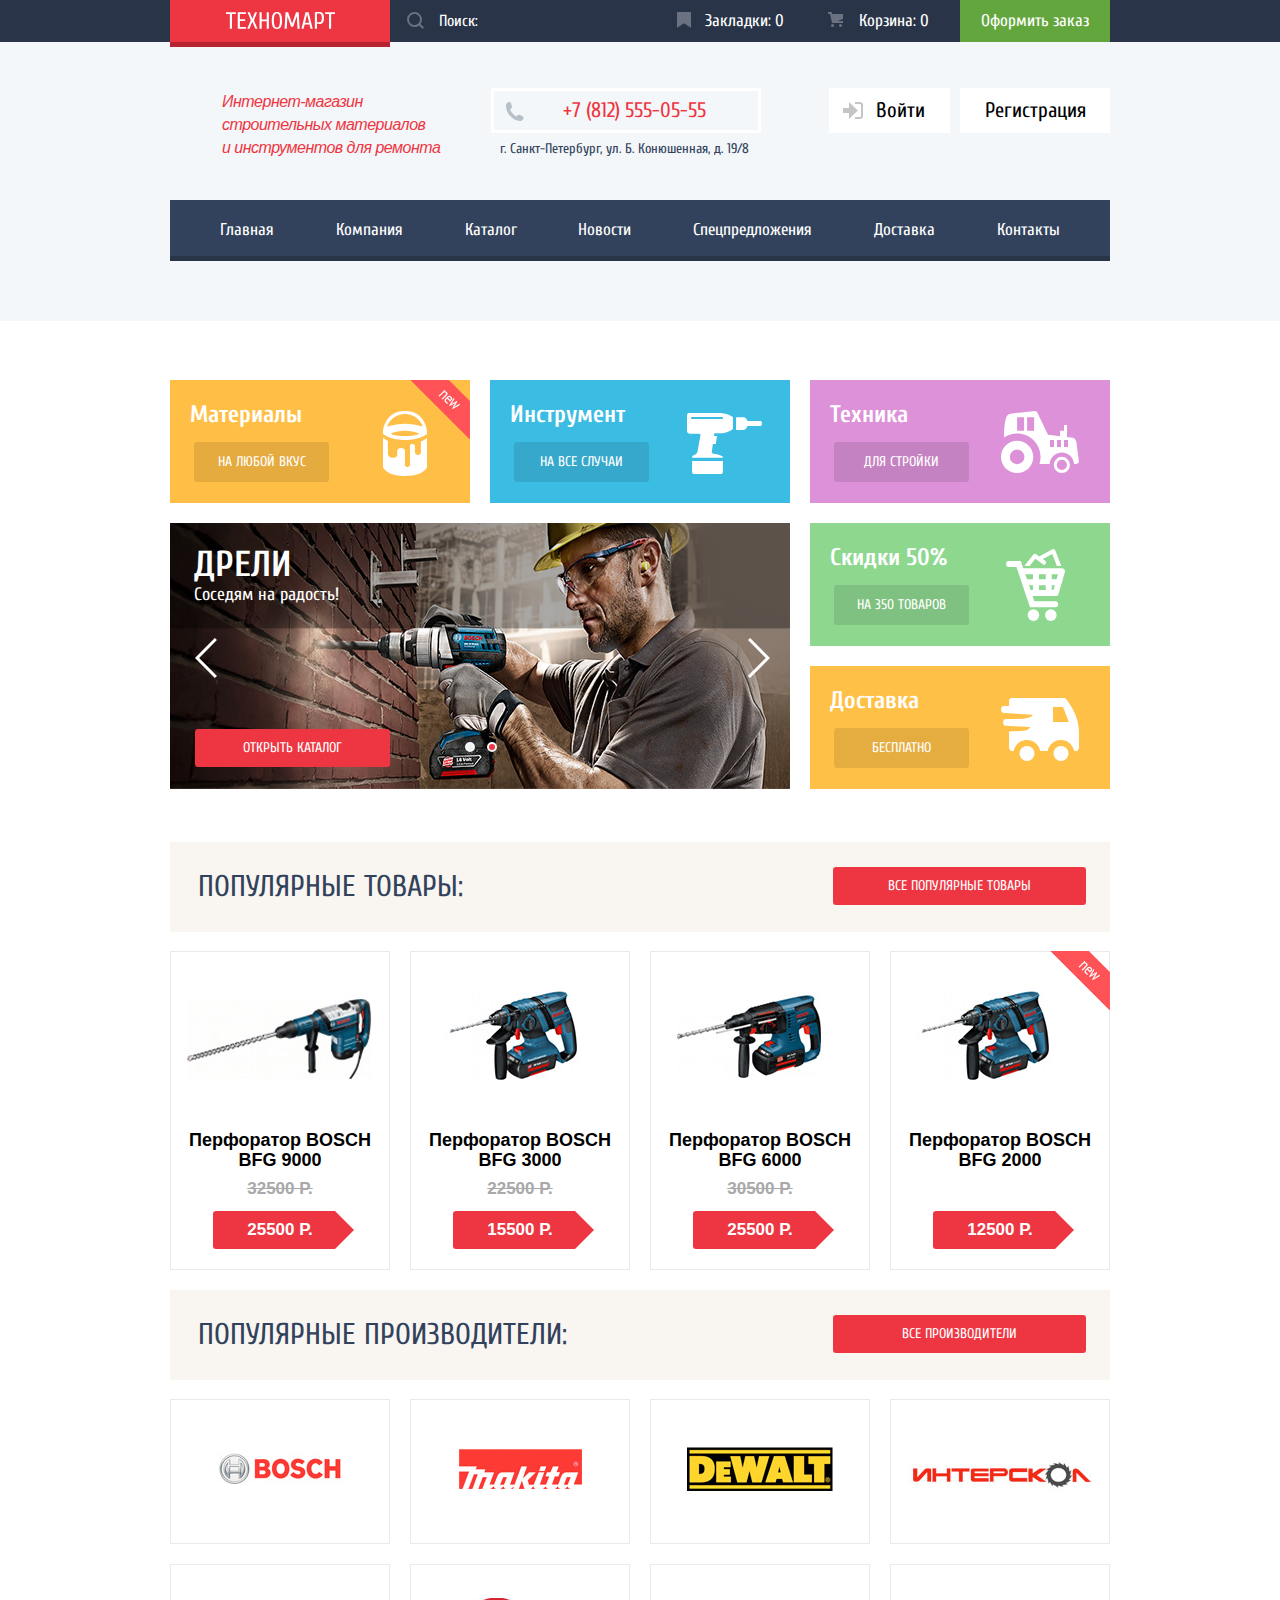
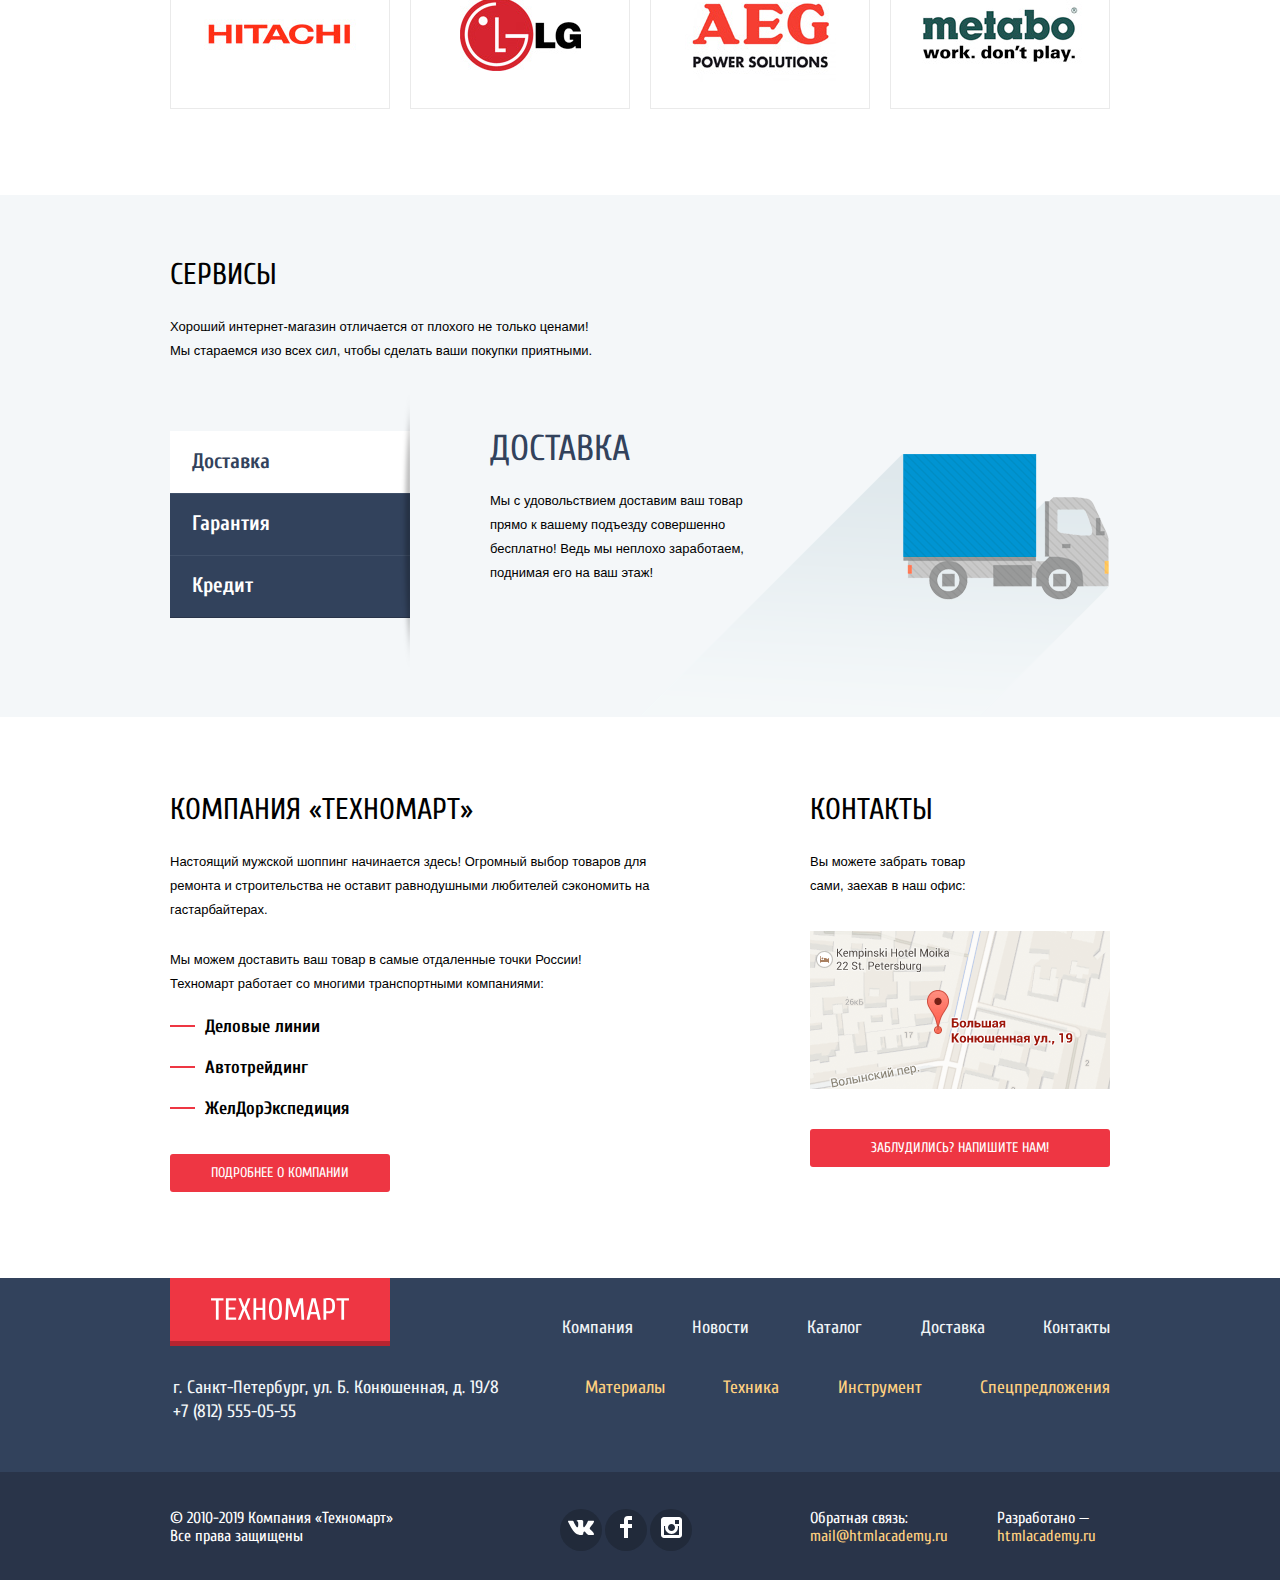
<file: index.html>
<!DOCTYPE html>
<html lang="ru">
  <head>
    <meta charset="utf-8">
    <title>HTML Academy: Техномарт</title>
    <meta name="keywords" content="дрели, шуруповерты, инструмент" />
    <meta name="description" content="Купить инструменты для ремонта в интернет-магазине Техномарт"/>
    <link rel="stylesheet" href="css/normalize.css">
    <link rel="stylesheet" href="css/style.css">
    <link href='https://fonts.googleapis.com/css?family=Open+Sans:400,700&subset=cyrillic-ext,cyrillic' rel='stylesheet' type='text/css'>
    <link href='https://fonts.googleapis.com/css?family=Cuprum:400,700&subset=cyrillic-ext,cyrillic' rel='stylesheet' type='text/css'>
  </head>
  <body>
    <h1 class="visually-hidden">Интернет магазин строительных материалов Техномарт</h1>
    <header class="nav">
      <div class="nav-firstline dark-blue-background">
        <div class="container">
          <a class="logo-header" href="#">
            <img src="img/icons/logo-technomart.svg" alt="Магазин Техномарт" width="109" height="19">
          </a>
          <form class="form-search form-search-closed" action="https://echo.htmlacademy.ru/courses" method="get">
            <label for="search" aria-label="Поиск:"></label>
            <input class="dark-blue-background search-field" type="text" name="search" id="search" placeholder="Поиск:">
            <svg xmlns="http://www.w3.org/2000/svg" width="17" height="17" viewBox="0 0 17 17">
              <path fill="#ffffff" d="M17 15.586l-3.542-3.542A7.465 7.465
               0 0 0 15 7.5 7.5 7.5 0 1 0 7.5 15c1.71 0 3.282-.579 4.544-1.542L15.586
               17 17 15.586zM2 7.5C2 4.467 4.467 2 7.5 2 10.532 2 13 4.467 13 7.5c0 3.032-2.468 5.5-5.5 5.5A5.506 5.506 0 0 1 2 7.5z"/>
            </svg>
          </form>
          <div class="firstline-user">
            <a class="firstline-user-block firstline-buttons firstline-bookmarks" href="#">Закладки: <span>0</span></a>
            <a class="firstline-user-block firstline-buttons firstline-cart" href="#">Корзина: <span>0</span></a>
            <a class="firstline-user-block button-green" href="#">Оформить заказ</a>
          </div>
        </div>
      </div>
      <div class="nav-huge-block">
        <div class="nav-secondline container">
          <div class="shop">
            <p class="shop-description description-red">
              Интернет-магазин строительных материалов
              <span>и инструментов для ремонта</span>
            </p>
          </div>
          <div class="secondline-contact">
            <p class="shop-phone">
              <a class="description-red text-large" href="tel:+78125550555">+7 (812) 555-05-55</a>
            </p>
            <p class="shop-contacts">
              г. Санкт-Петербург, ул. Б. Конюшенная, д. 19/8
            </p>
          </div>
          <div class="user-block">
            <ul class="user-navigation">
              <li class="authorize">
                <a class="text-large user-item" href="#">
                  <svg xmlns="http://www.w3.org/2000/svg" width="20" height="17"
                   viewBox="0 0 20 17"><path fill="#c5c5c5" d="M14.875 8.5L6 0v6H0v5h6v6z"/>
                   <path fill="#c5c5c5" d="M16.986 15.01h-5.027V17h5.027c2.178 0 3.004-1.81
                   3.029-3.026V3.028C19.99 1.811 19.164 0 16.986 0h-5.027v1.99h5.027c.839
                   0 .992.681 1.01 1.057v10.904c-.017.376-.171 1.059-1.01 1.059z"/>
                 </svg>
                  Войти
                </a>
              </li>
              <li class="registration">
                <a class="text-large user-item" href="#">Регистрация</a>
              </li>
            </ul>
          </div>
        </div>
        <div class="container">
          <nav class="main-nav light-blue-background" aria-label="Меню">
            <ul class="navigation">
              <li class="nav-item"><a class="nav-title" href="#">Главная</a></li>
              <li class="nav-item"><a class="nav-title" href="#">Компания</a></li>
              <li class="nav-item"><a class="nav-title" href="catalog.html">Каталог</a></li>
              <li class="nav-item"><a class="nav-title" href="#">Новости</a></li>
              <li class="nav-item"><a class="nav-title" href="#">Спецпредложения</a></li>
              <li class="nav-item"><a class="nav-title" href="#">Доставка</a></li>
              <li class="nav-item"><a class="nav-title" href="#">Контакты</a></li>
            </ul>
          </nav>
        </div>
      </div>
    </header>
    <main class="page-main">
      <section class="offers-list container">
        <h2 class="visually-hidden">Выгодные предложения</h2>
        <ul class="offers offers-1-block">
          <li class="offers-item item-light-orange">
            <h3>Материалы</h3>
            <a class="button button-black" href="#">на любой вкус</a>
          </li>
          <li class="offers-item item-blue">
            <h3>Инструмент</h3>
            <a class="button button-black" href="#">на все случаи</a>
          </li>
          <li class="offers-item item-violet">
            <h3>Техника</h3>
            <a class="button button-black" href="#">для стройки</a>
          </li>
        </ul>
        <div class="slider-block">
          <ul class="slider">
            <li class="slider-item slider-choosen">
              <div class="black-transparent">
                <h3>Дрели</h3>
                <p>Соседям на радость!</p>
              </div>
              <a class="button button-red" href="catalog.html">Открыть каталог</a>
            </li>
            <li class="slider-item">
              <div class="black-transparent">
                <h3>Перфораторы</h3>
                <p>Настоящие мужские игрушки</p>
              </div>
              <a class="button button-red" href="catalog.html">Открыть каталог</a>
            </li>
          </ul>
          <div class="slider-navigation">
            <div class="slider-controllers">
              <button class="slider-controller" type="button" aria-label="Выбрать Слайд 1"></button>
              <button class="slider-controller controller-checked" type="button" aria-label="Выбрать сайд 2"></button>
            </div>
            <div class="slider-arrows">
              <button class="slider-arrow arrow-next" type="button" aria-label="Вперед"></button>
              <button class="slider-arrow arrow-previous arrow-choosen" type="button" aria-label="Назад"></button>
            </div>
          </div>
        </div>
        <ul class="offers offers-2-block">
          <li class="offers-item item-green">
            <h3>Скидки 50%</h3>
            <a class="button button-black" href="#">на 350 товаров</a>
          </li>
          <li class="offers-item item-orange">
            <h3>Доставка</h3>
            <a class="button button-black" href="#">бесплатно</a>
          </li>
        </ul>
      </section>
      <section class="popular">
        <div class="popular-items container">
          <div class="popular-header">
            <h2>Популярные товары:</h2>
            <a class="button button-red" href="#">Все популярные товары</a>
          </div>
          <ul class="popular-items-list">
            <li class="popular-item">
              <div class="item-hover hover-none">
                <a class="button button-green button-buy" href="#">Купить</a>
                <a class="button button-bookmarks" href="#">В закладки</a>
              </div>
              <img src="img/pictures/item-image_9000.jpg" alt="Перфоратор BOSCH BFG 9000" width="218" height="170">
              <h3 class="popular-item-header">Перфоратор BOSCH BFG 9000</h3>
              <p class="old-price"><del>32500 Р.</del></p>
              <span class="new-price">25500 Р.</span>
            </li>
            <li class="popular-item">
              <div class="item-hover hover-none">
                <a class="button button-green button-buy" href="#">Купить</a>
                <a class="button button-bookmarks" href="#">В закладки</a>
              </div>
              <img src="img/pictures/item-image_3000.jpg" alt="Перфоратор BOSCH BFG 3000" width="218" height="170">
              <h3 class="popular-item-header">Перфоратор BOSCH BFG 3000</h3>
              <p class="old-price"><del>22500 Р.</del></p>
              <span class="new-price">15500 Р.</span>
            </li>
            <li class="popular-item">
              <div class="item-hover hover-none">
                <a class="button button-green button-buy" href="#">Купить</a>
                <a class="button button-bookmarks" href="#">В закладки</a>
              </div>
              <img src="img/pictures/item-image_6000.jpg" alt="Перфоратор BOSCH BFG 6000" width="218" height="170">
              <h3 class="popular-item-header">Перфоратор BOSCH BFG 6000</h3>
              <p class="old-price"><del>30500 Р.</del></p>
              <span class="new-price">25500 Р.</span>
            </li>
            <li class="popular-item">
              <span class="flag flag-new">Новинка</span>
              <div class="item-hover hover-none">
                <a class="button button-green button-buy" href="#">Купить</a>
                <a class="button button-bookmarks" href="#">В закладки</a>
              </div>
              <img src="img/pictures/item-image_2000.jpg" alt="Перфоратор BOSCH BFG 2000" width="218" height="170">
              <h3 class="popular-item-header">Перфоратор BOSCH BFG 2000</h3>
              <p class="old-price"><del></del></p>
              <span class="new-price">12500 Р.</span>
            </li>
          </ul>
        </div>
        <section class="container popular-producers">
          <div class="popular-header">
            <h2>Популярные производители:</h2>
            <a class="button button-red" href="#">Все производители</a>
          </div>
          <ul class="popular-producers-list">
            <li class="popular-producer"><a href="#"><img src="img/pictures/bosch.jpg" alt="Bosch" width="126" height="37"></a></li>
            <li class="popular-producer"><a href="#"><img src="img/pictures/makita.jpg" alt="Makita" width="123" height="40"></a></li>
            <li class="popular-producer"><a href="#"><img src="img/pictures/de-walt.jpg" alt="DeWALT" width="146" height="44"></a></li>
            <li class="popular-producer"><a href="#"><img src="img/pictures/interskol.jpg" alt="Интерскол" width="200" height="88"></a></li>
            <li class="popular-producer"><a href="#"><img src="img/pictures/hitachi.jpg" alt="Hitachi" width="169" height="31"></a></li>
            <li class="popular-producer"><a href="#"><img src="img/pictures/lg.jpg" alt="LG" width="121" height="73"></a></li>
            <li class="popular-producer"><a href="#"><img src="img/pictures/aeg.jpg" alt="AEG" width="151" height="96"></a></li>
            <li class="popular-producer"><a href="#"><img src="img/pictures/metabo.jpg" alt="Metabo" width="204" height="69"></a></li>
          </ul>
        </section>
      </section>
      <section class="services">
        <div class="container services-items">
          <div class="services-description">
            <h2 class="services-header">Сервисы</h2>
            <p class="services-advantages">
              Хороший интернет-магазин отличается от плохого не только ценами!
            </p>
            <p class="services-advantages">
              Мы стараемся изо всех сил, чтобы сделать ваши покупки приятными.
            </p>
          </div>
          <ul class="services-list">
            <li class="service">
              <button type="button" class="services-button button-choosen button-delivery">Доставка</button>
            </li>
            <li class="service">
              <button type="button" class="services-button button-warrancy">Гарантия</button>
            </li>
            <li class="service">
              <button type="button" class="services-button button-credit">Кредит</button>
            </li>
          </ul>
          <ul class="services-list-inner">
            <li class="service-offer service-delivery service-choosen">
              <h3 class="service-inner-name">Доставка</h3>
              <p class="service-inner-description">
                Мы с удовольствием доставим ваш товар прямо
                к вашему подъезду совершенно бесплатно!
                Ведь мы неплохо заработаем,<br/>
                поднимая его на ваш этаж!
              </p>
            </li>
            <li class="service-offer service-warrancy">
              <h3 class="service-inner-name">Гарантия</h3>
              <p class="service-inner-description">
                Если купленный у нас товар поломается или заискрит,<br/>
                а также в случае пожара, спровоцированного его возгоранием,
                вы всегда можете быть уверены в нашей гарантии. Мы обменяем
                сгоревший товар на новый.<br/>
                Дом уж восстановите как-нибудь сами.
              </p>
            </li>
            <li class="service-offer service-credit">
              <h3 class="service-inner-name">Кредит</h3>
              <p class="service-inner-description">
                Залезть в долговую яму стало проще!<br/>
                Кредитные консультанты придут вам на помощь.
              </p>
              <a class="button button-red button-credit-request" href="#">Отправить заявку</a>
            </li>
          </ul>
        </div>
      </section>
      <section class="description-services">
        <div class="container company-items">
          <div class="description-company">
            <h2 class="description-company-offer">Компания «Техномарт»</h2>
            <p class="description-offers mens-shopping">Настоящий мужской шоппинг начинается здесь!
               Огромный выбор товаров для ремонта и строительства
               не оставит равнодушными любителей сэкономить на гастарбайтерах.</p>
            <p class="description-offers description-delivery">Мы можем доставить ваш товар в самые отдаленные точки России!</p>
            <p class="delivery description-offers">Техномарт работает со многими транспортными компаниями:</p>
            <ul class="delivery-partners">
              <li class="delivery-partner">Деловые линии</li>
              <li class="delivery-partner">Автотрейдинг</li>
              <li class="delivery-partner">ЖелДорЭкспедиция</li>
            </ul>
            <a href="#" class="button button-red details-button">Подробнее о компании</a>
          </div>
          <div class="description-contacts">
            <h2 class="description-company-offer">Контакты</h2>
            <p class="description-offers contact-offer">Вы можете забрать товар сами, заехав в наш офис:</p>
            <p class="contacts-map">
              <a class="map" href="https://yandex.ua/maps/?um=constructor%3A91bccdee8fba9e8d3dd23779c8eb4b28bbaa2979793ca903e845636dec1f822c&source=constructorLink">
                <img src="img/pictures/map.png" alt="Адрес офиса: г.Санкт-Петербург, ул.Б.Конюшенная, д.19" width="300" height="158" class="map-img">
              </a>
            </p>
            <a href="contact-form.html" class="button button-red button-contacts" target="_parent">Заблудились? Напишите нам!</a>
          </div>
        </div>
      </section>
    </main>
    <footer>
      <div class="footer footer-row-1 light-blue-background">
        <div class="container footer-wrapper">
          <section class="footer-details1">
            <h3 class="visually-hidden">Информация о товарах</h3>
            <a class="logo-footer" href="#">
              <img src="img/icons/logo-technomart.svg" alt="Магазин Техномарт" width="138" height="23">
            </a>
            <ul class="footer-services footer-links">
              <li class="footer-info"><a href="#">Компания</a></li>
              <li class="footer-info"><a href="#">Новости</a></li>
              <li class="footer-info"><a href="catalog.html">Каталог</a></li>
              <li class="footer-info"><a href="#">Доставка</a></li>
              <li class="footer-info"><a href="#">Контакты</a></li>
            </ul>
          </section>
          <section class="footer-details2 footer-links">
            <h3 class="visually-hidden">Наша продукция</h3>
            <div class="footer-contacts">
              <p class="footer-contacts-adress">г. Санкт-Петербург, ул. Б. Конюшенная, д. 19/8</p>
              <a class="footer-contacts-phone" href="tel:+78125550555">+7 (812) 555-05-55</a>
            </div>
            <ul class="footer-products text-yellow">
              <li class="footer-item"><a href="#">Материалы</a></li>
              <li class="footer-item"><a href="#">Техника</a></li>
              <li class="footer-item"><a href="#">Инструмент</a></li>
              <li class="footer-item"><a href="#">Спецпредложения</a></li>
            </ul>
          </section>
        </div>
      </div>
      <div class="footer footer-row-2 dark-blue-background">
        <div class="container footer-wrapper-2">
          <div class="rights">
            <p class="rights-description">
              &COPY; 2010-2019 Компания «Техномарт» Все права защищены
            </p>
          </div>
          <div class="social">
            <ul class="social-buttons">
              <li class="social-button button-vk">
                <a href="#" aria-label="Наш ВКонтакте">
                  <svg xmlns="http://www.w3.org/2000/svg" width="26" height="15" viewBox="0 0 26 15">
                    <path fill="#FFF" d="M16.138 11.51c.956-.309 2.18 2.04 3.483 2.939.978.681 1.727.534 1.727.534l3.473-.05s1.815-.112.957-1.554c-.071-.12-.503-1.069-2.585-3.022-2.177-2.043-1.882-1.712.739-5.244 1.597-2.153 2.236-3.468 2.036-4.028-.192-.539-1.365-.399-1.365-.399L20.69.713c-.381.001-.704.119-.851.515-.003.004-.621 1.666-1.445 3.079-1.741 2.989-2.436 3.148-2.724 2.961-.661-.433-.494-1.737-.494-2.664 0-2.897.432-4.105-.846-4.417-.427-.104-.739-.172-1.828-.182-1.392-.021-2.574 0-3.244.329-.445.223-.786.712-.579.74.26.035.843.16 1.155.586.401.552.389 1.789.389 1.789s.229 3.411-.54 3.834c-.528.29-1.25-.302-2.803-3.016-.793-1.388-1.392-2.922-1.392-2.922s-.116-.285-.326-.441c-.25-.185-.6-.244-.6-.244L.848.684S.29.7.085.946c-.182.218-.015.668-.015.668s2.909 6.881 6.203 10.347c3.02 3.182 6.452 2.971 6.452 2.971h1.555s.469-.054.709-.312c.224-.24.214-.691.214-.691s-.031-2.109.935-2.419z"/>
                  </svg>
                </a>
              </li>
              <li class="social-button button-fb">
                <a href="#" aria-label="Наш Фейсбук">
                  <svg xmlns="http://www.w3.org/2000/svg" width="12" height="22" viewBox="0 0 12 22">
                    <path fill="#FFF" d="M12 4V0H8a4 4 0 0 0-4 4v4H0v4h4v10h4V12h4V8H8V4h4z"/>
                  </svg>
                </a>
              </li>
              <li class="social-button button-insta">
                <a href="#" aria-label="Наш Инстраграмм">
                  <svg xmlns="http://www.w3.org/2000/svg" width="21" height="21" viewBox="0 0 21 21">
                    <path fill="#FFF" d="M18 0H3C1.35 0 0 1.35 0 3v15c0 1.65 1.35 3 3 3h15c1.65 0 3-1.35 3-3V3c0-1.65-1.35-3-3-3zm-7.5 7c1.93 0 3.5 1.57 3.5 3.5S12.43 14 10.5 14 7 12.43 7 10.5 8.57 7 10.5 7zM18 18H3V9h1.181A6.504 6.504 0 0 0 4 10.5a6.5 6.5 0 1 0 13 0 6.45 6.45 0 0 0-.181-1.5H18v9zm0-11h-4V3h4v4z"/>
                  </svg>
                </a>
              </li>
            </ul>
          </div>
          <section class="contact-resources">
            <h3 class="visually-hidden">Контакты для связи и партнеры</h3>
            <div class="contact contact-email">
              <p>Обратная связь: </p>
              <a class="text-yellow" href="mailto:mail@htmlacademy.ru">mail@htmlacademy.ru</a>
            </div>
            <div class="contact contact-developer">
              <p>Разработано — </p>
              <a class="text-yellow" href="https://htmlacademy.ru/intensive/htmlcss">htmlacademy.ru</a>
            </div>
          </section>
        </div>
      </div>
    </footer>

    <section class="modal modal-contact modal-red-stripe">
      <h2 class="visually-hidden">Контактная форма для помощи и обратной связи</h2>
      <form class="modal-request-form" action="/send.php" method="post">
        <div class="modal-request">
          <div class="modal-contact-data">
            <label for="name">Ваше имя:
            <input type="text" name="name" id="name" placeholder="Имя Фамилия" pattern="[A-Za-zА-Яа-яЁё]{3,}" autofocus/></label>
            <label for="e-mail">Ваш e-mail:
            <input type="email" name="e-mail" id="e-mail" placeholder="email@example.com"/></label>
          </div>
          <label class="label-message" for="message">Текст письма:</label>
          <textarea name="message" id="message" rows="5" cols="15" placeholder="В свободной форме"></textarea>
        </div>
        <p class="modal-send">
          <button class="button button-red button-send" type="submit" name="send-request">Отправить</button>
        </p>
        <button class="modal-close" type="button" name="button-close-modal" aria-label="Закрыть окно"></button>
      </form>
    </section>
    <section class="modal modal-map">
      <h2 class="visually-hidden">Как до нас добраться</h2>
      <iframe src="https://yandex.ua/map-widget/v1/?um=constructor%3A91bccdee8fba9e8d3dd23779c8eb4b28bbaa2979793ca903e845636dec1f822c&amp;source=constructor" width="940" height="446"></iframe>
      <button class="modal-close" type="button">
        <span class="visually-hidden">Закрыть</span>
      </button>
    </section>
    <section class="modal modal-added-to-cart modal-red-stripe">
      <h2 class="modal-header">Товар добавлен в корзину!</h2>
      <button class="visually-hidden" type="button" aria-label="Закрыть окно"></button>
      <div class="modal-order-window">
        <a class="button button-red button-catalog-modal button-make-order" href="#">Оформить заказ</a>
        <a class="button button-white button-catalog-modal" href="index.html">Продолжить покупки</a>
      </div>
      <button class="modal-close" type="button" name="button-close-modal" aria-label="Закрыть окно"></button>
    </section>
    <script src="js/scripts.min.js"></script>
  </body>
</html>
</file>
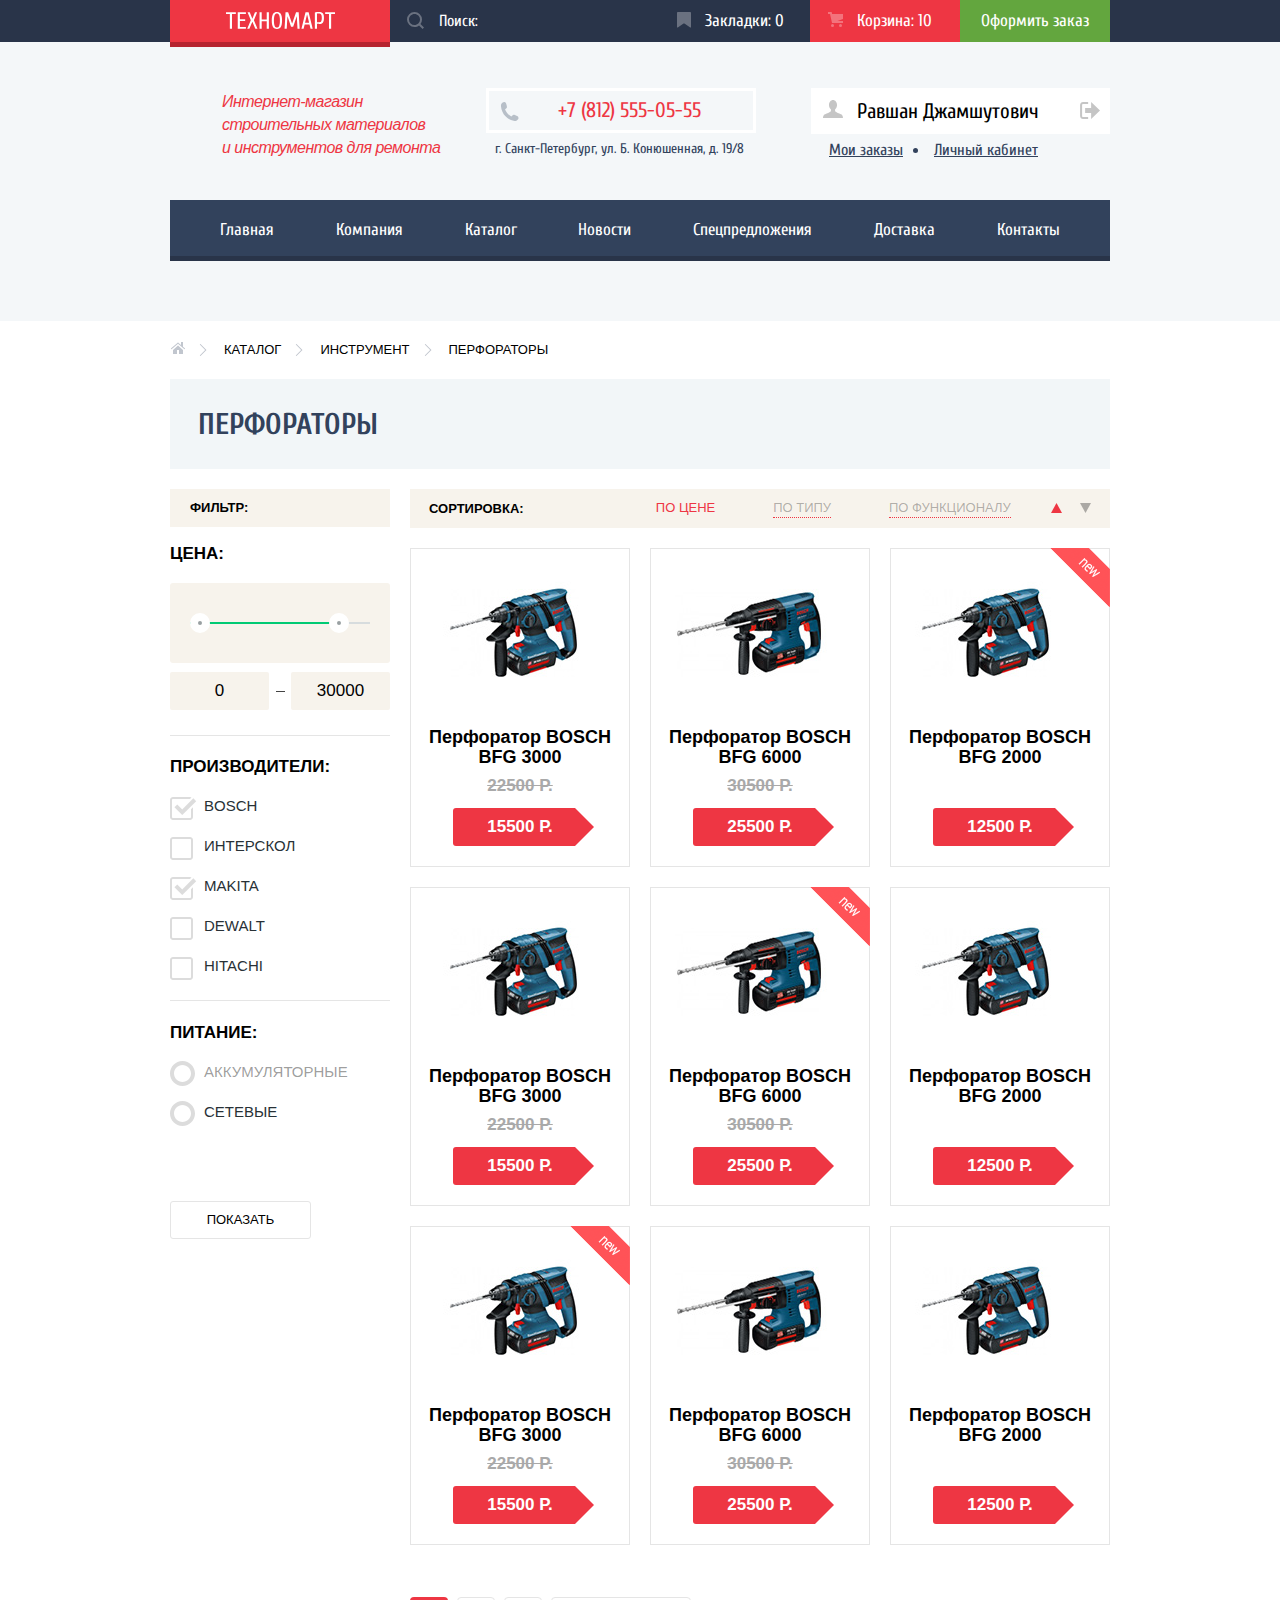
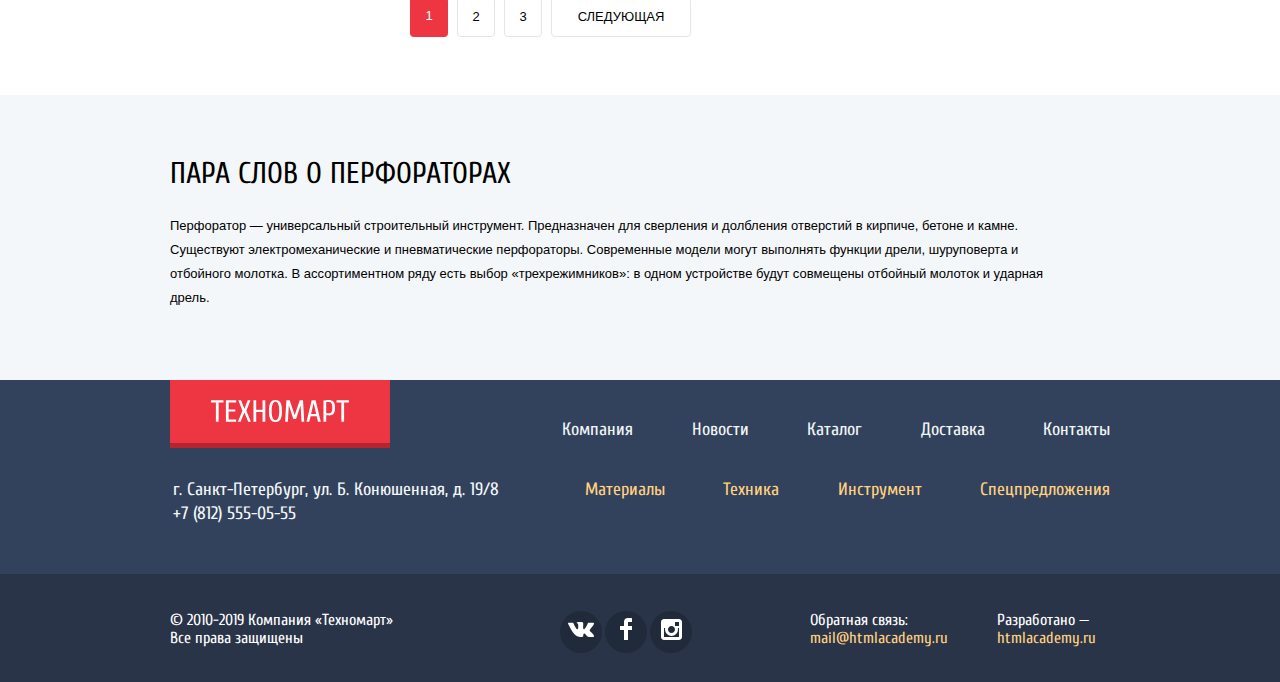
<file: catalog.html>
<!DOCTYPE html>
<html lang="ru">
  <head>
    <meta charset="utf-8">
    <title>HTML Academy: Техномарт</title>
    <meta name="keywords" content="купить перфораторы" />
    <meta name="description" content="Купить Перфораторы для ремонта в интернет-магазине Техномарт"/>
    <link rel="stylesheet" href="css/normalize.css">
    <link rel="stylesheet" href="css/style.min.css">
    <link href='https://fonts.googleapis.com/css?family=Open+Sans:400,700&subset=cyrillic-ext,cyrillic' rel='stylesheet' type='text/css'>
    <link href='https://fonts.googleapis.com/css?family=Cuprum:400,700&subset=cyrillic-ext,cyrillic' rel='stylesheet' type='text/css'>
  </head>
  <body>
    <h1 class="visually-hidden">Купить перфораторы</h1>
    <header class="nav nav-inner">
      <div class="nav-firstline dark-blue-background">
        <div class="container">
          <a class="logo-header" href="index.html">
            <img src="img/icons/logo-technomart.svg" alt="Магазин Техномарт" width="109" height="19">
          </a>
          <form class="form-search form-search-closed" action="https://echo.htmlacademy.ru/courses" method="get">
            <label for="search" aria-label="Поиск:"></label>
            <input class="dark-blue-background search-field" type="text" name="search" id="search" placeholder="Поиск:" required>
            <svg xmlns="http://www.w3.org/2000/svg" width="17" height="17" viewBox="0 0 17 17">
              <path fill="#ffffff" d="M17 15.586l-3.542-3.542A7.465 7.465
               0 0 0 15 7.5 7.5 7.5 0 1 0 7.5 15c1.71 0 3.282-.579 4.544-1.542L15.586
               17 17 15.586zM2 7.5C2 4.467 4.467 2 7.5 2 10.532 2 13 4.467 13 7.5c0 3.032-2.468 5.5-5.5 5.5A5.506 5.506 0 0 1 2 7.5z"/>
            </svg>
          </form>
          <div class="firstline-user">
            <a class="firstline-user-block firstline-buttons firstline-bookmarks" href="#">Закладки: <span>0</span></a>
            <a class="firstline-user-block firstline-buttons firstline-cart cart-inner" href="#">Корзина: <span>10</span></a>
            <a class="firstline-user-block button-green" href="#">Оформить заказ</a>
          </div>
        </div>
      </div>
      <div class="nav-huge-block huge-block-inner">
        <div class="nav-secondline container">
          <div class="shop shop-inner">
            <p class="shop-description description-red">
              Интернет-магазин строительных материалов
              <span>и инструментов для ремонта</span>
            </p>
          </div>
          <div class="secondline-contact contact-inner">
            <p class="shop-phone">
              <a class="description-red text-large" href="tel:+78125550555">+7 (812) 555-05-55</a>
            </p>
            <p class="shop-contacts">
              г. Санкт-Петербург, ул. Б. Конюшенная, д. 19/8
            </p>
          </div>
          <div class="user-block authorizated">
            <div class="user-authorizated">
              <a class="user-name user-profile text-large" href="#">
                <svg id="icon-user" xmlns="http://www.w3.org/2000/svg" width="20" height="18" viewBox="0 0 20 18">
                  <path fill="#c5c5c5" d="M17.881 14.166c-2.144-.735-4.256-1.666-5.207-2.39-.657-.501-.77-1.618-.517-2.415 1.118-.903
                    1.864-2.477 1.864-4.278C14.021 2.276 12.221 0 10 0S5.979 2.276 5.979 5.083c0 1.801.746 3.374
                    1.863 4.277.253.798.141 1.915-.517 2.416-.95.724-3.063 1.654-5.207 2.39S0 18 0 18h20s.025-3.099-2.119-3.834z"/>
                </svg>
                Равшан Джамшутович
              </a>
              <a class="user-logout" href="#"><span class="visually-hidden">Выйти из аккаунта</span>
                <svg xmlns="http://www.w3.org/2000/svg" width="21" height="17" viewBox="0 0 21 17">
                  <g fill="#c5c5c5"><path fill="#c5c5c5" d="M21 8.5L12.125 0v6h-6v5h6v6z"/>
                    <path fill="#c5c5c5" d="M3.106 13.952V3.048c.018-.376.171-1.057
                     1.01-1.057h5.027V0H4.116C1.938 0 1.112 1.81 1.087 3.027v10.946C1.112
                     15.189 1.938 17 4.116 17h5.027v-1.99H4.116c-.839 0-.992-.683-1.01-1.058z"/>
                   </g>
                </svg>
              </a>
            </div>
            <ul class="user-navigation-inner">
              <li class="user-orders">
                <a class="user-link" href="#">Мои заказы</a>
              </li>
              <li class="user-cabinet">
                <a class="user-link" href="#">Личный кабинет</a>
              </li>
            </ul>
          </div>
        </div>
        <div class="container">
          <nav class="main-nav light-blue-background" aria-label="Меню">
            <ul class="navigation">
              <li class="nav-item"><a class="nav-title" href="index.html">Главная</a></li>
              <li class="nav-item"><a class="nav-title" href="#">Компания</a></li>
              <li class="nav-item"><a class="nav-title" href="catalog.html">Каталог</a></li>
              <li class="nav-item"><a class="nav-title" href="#">Новости</a></li>
              <li class="nav-item"><a class="nav-title" href="#">Спецпредложения</a></li>
              <li class="nav-item"><a class="nav-title" href="#">Доставка</a></li>
              <li class="nav-item"><a class="nav-title" href="#">Контакты</a></li>
            </ul>
          </nav>
        </div>
      </div>
    </header>
    <main class="page-inner">
      <div class="container inner-wrapper">
        <div class="breadcrumbs">
          <ul class="breadcrumbs-list">
            <li class="breadcrumbs-item to-main">
              <a href="index.html" aria-label="На Главную">
                <svg xmlns="http://www.w3.org/2000/svg" width="15" height="12" viewBox="0 0 15 12">
                  <g fill="#C1C6CE"><path d="M3 8v4h4V8h2v4h4V8L8 3.516z"/>
                    <path d="M14.831 6.365L13 4.751V0h-2v2.987L8.332.635c-.02-.017-.043-.023-.064-.037a.465.465
                      0 0 0-.08-.047.551.551 0 0 0-.095-.024C8.062.521 8.032.515 8 .515c-.031
                      0-.061.006-.092.012a.46.46 0 0 0-.095.025c-.028.011-.053.029-.08.046-.021.014-.045.02-.064.037l-6.498
                      5.73a.501.501 0 0 0 .33.875.497.497 0 0 0 .331-.125L8 1.677l6.169 5.438a.501.501 0 0 0 .662-.75z"/>
                   </g>
                </svg>
              </a>
            </li>
            <li class="breadcrumbs-item catalog"><a href="catalog.htmk">Каталог</a></li>
            <li class="breadcrumbs-item tools"><a href="#">Инструмент</a></li>
            <li class="breadcrumbs-item hammer-drills"><a href="#">Перфораторы</a></li>
          </ul>
          <h2 class="page-title">Перфораторы</h2>
        </div>
        <form class="filter" method="get" action="https://echo.htmlacademy.ru">
          <h3 class="filters-headers light-beige">Фильтр:</h3>
          <fieldset class="filter-area">
            <legend class="filter-name">Цена:</legend>
            <div class="filter-price">
              <div class="filter-range-wrapper">
                <div class="filter-range">
                  <div class="filter-range-scale">
                    <div class="filter-range-bar"></div>
                  </div>
                  <div class="filter-range-handle min" aria-label="Цена от"></div>
                  <div class="filter-range-handle max" aria-label="Цена до"></div>
                </div>
              </div>
              <div class="filter-interval">
                <label><span class="visually-hidden">От</span><input type="text" name="min-interval" value="0"></label>
                <label><span class="visually-hidden">До</span><input type="text" name="max-interval" value="30000"></label>
              </div>
            </div>
          </fieldset>
          <fieldset class="filter-area">
            <legend class="filter-name">Производители:</legend>
            <ul class="manufacturers">
              <li class="filter-option filter-checkbox">
                <input class="filter-parametr filter-parametr-checkbox visually-hidden"
                type="checkbox" name="producer-bosch" value="producer-bosch" id="bosch" checked>
                <label for="bosch">Bosch</label>
              </li>
              <li class="filter-option filter-checkbox">
                <input class="filter-parametr filter-parametr-checkbox visually-hidden"
                type="checkbox" name="producer-interskol" value="producer-interskol" id="interskol">
                <label for="interskol">Интерскол</label>
              </li>
              <li class="filter-option filter-checkbox">
                <input class="filter-parametr filter-parametr-checkbox visually-hidden"
                type="checkbox" name="producer-makita" value="producer-makita" id="makita" checked>
                <label for="makita">Makita</label>
              </li>
              <li class="filter-option filter-checkbox">
                <input class="filter-parametr filter-parametr-checkbox visually-hidden"
                type="checkbox" name="producer-dewalt" value="producer-dewalt" id="dewalt">
                <label for="dewalt">Dewalt</label>
              </li>
              <li class="filter-option filter-checkbox">
                <input class="filter-parametr filter-parametr-checkbox visually-hidden"
                type="checkbox" name="producer-hitachi" value="producer-hitachi" id="hitachi">
                <label for="hitachi">Hitachi</label>
              </li>
            </ul>
          </fieldset>
          <fieldset class="filter-area">
            <legend class="filter-name">Питание:</legend>
            <ul class="power">
              <li class="filter-option filter-radio">
                <input class="filter-parametr filter-parametr-radio visually-hidden"
                type="radio" name="product-group" value="power-batery" id="batery" disabled>
                <label for="batery">Аккумуляторные</label>
              </li>
              <li class="filter-option filter-radio">
                <input class="filter-parametr filter-parametr-radio visually-hidden"
                type="radio" name="product-group" value="power-cable" id="cable">
                <label for="cable">Сетевые</label>
              </li>
            </ul>
          </fieldset>
          <button type="submit" class="button button-show">Показать</button>
        </form>
        <div class="catalog-inner">
          <div class="sorting light-beige">
            <h3>Сортировка:</h3>
            <ul class="sorting-block">
              <li class="sorting-button sorting-button-active"><a href="#">По цене</a></li>
              <li class="sorting-button sorting-button-inactive"><a href="#">По типу</a></li>
              <li class="sorting-button sorting-button-inactive"><a href="#">По функционалу</a></li>
            </ul>
            <div class="sorting-buttons">
              <a class="button-sorting arrow arrow-up arrow-set" href="#" aria-label="По возрастанию">
                <svg xmlns="http://www.w3.org/2000/svg" width="11" height="10" viewBox="0 0 11 10">
                  <path fill="#231F20" d="M5.5 0L0 10h11z"></path>
                </svg>
              </a>
              <a class="button-sorting arrow arrow-down arrow-not-set" href="#" aria-label="По убыванию">
                <svg xmlns="http://www.w3.org/2000/svg" width="11" height="10" viewBox="0 0 11 10">
                  <path fill="#231F20" d="M5.5 10L0 0h11"></path>
                </svg>
              </a>
            </div>
          </div>
          <section class="products">
            <h3 class="visually-hidden">Товары магазина</h3>
            <article class="product">
              <div class="item-hover hover-none">
                <a class="button button-green button-buy" href="#">Купить</a>
                <a class="button button-bookmarks" href="#">В закладки</a>
              </div>
              <img src="img/pictures/item-image_3000.jpg" alt="Bosch BFG 3000" width="218" height="170">
              <h3 class="product-name">Перфоратор BOSCH BFG 3000</h3>
              <p class="old-price"><del>22500 Р.</del></p>
              <span class="new-price">15500 Р.</span>
            </article>
            <article class="product">
              <div class="item-hover hover-none">
                <a class="button button-green button-buy" href="#">Купить</a>
                <a class="button button-bookmarks" href="#">В закладки</a>
              </div>
              <img src="img/pictures/item-image_6000.jpg" alt="Bosch BFG 6000" width="218" height="170">
              <h3 class="product-name">Перфоратор BOSCH BFG 6000</h3>
              <p class="old-price"><del>30500 Р.</del></p>
              <span class="new-price">25500 Р.</span>
            </article>
            <article class="product">
              <span class="flag flag-new">Новинка</span>
              <img src="img/pictures/item-image_2000.jpg" alt="Bosch BFG 2000" width="218" height="170">
              <h3 class="product-name">Перфоратор BOSCH BFG 2000</h3>
              <p class="old-price"><del></del></p>
              <span class="new-price">12500 Р.</span>
              <div class="item-hover hover-none">
                <a class="button button-green button-buy" href="#">Купить</a>
                <a class="button button-bookmarks" href="#">В закладки</a>
              </div>
            </article>
            <article class="product">
              <div class="item-hover hover-none">
                <a class="button button-green button-buy" href="#">Купить</a>
                <a class="button button-bookmarks" href="#">В закладки</a>
              </div>
              <img src="img/pictures/item-image_3000.jpg" alt="Bosch BFG 3000" width="218" height="170">
              <h3 class="product-name">Перфоратор BOSCH BFG 3000</h3>
              <p class="old-price"><del>22500 Р.</del></p>
              <span class="new-price">15500 Р.</span>
            </article>
            <article class="product">
              <span class="flag flag-new">Новинка</span>
              <div class="item-hover hover-none">
                <a class="button button-green button-buy" href="#">Купить</a>
                <a class="button button-bookmarks" href="#">В закладки</a>
              </div>
              <img src="img/pictures/item-image_6000.jpg" alt="Bosch BFG 6000" width="218" height="170">
              <h3 class="product-name">Перфоратор BOSCH BFG 6000</h3>
              <p class="old-price"><del>30500 Р.</del></p>
              <span class="new-price">25500 Р.</span>
            </article>
            <article class="product">
              <div class="item-hover hover-none">
                <a class="button button-green button-buy" href="#">Купить</a>
                <a class="button button-bookmarks" href="#">В закладки</a>
              </div>
              <img src="img/pictures/item-image_2000.jpg" alt="Bosch BFG 2000" width="218" height="170">
              <h3 class="product-name">Перфоратор BOSCH BFG 2000</h3>
              <p class="old-price"><del></del></p>
              <span class="new-price">12500 Р.</span>
            </article>
            <article class="product">
              <span class="flag flag-new">Новинка</span>
              <div class="item-hover hover-none">
                <a class="button button-green button-buy" href="#">Купить</a>
                <a class="button button-bookmarks" href="#">В закладки</a>
              </div>
              <img src="img/pictures/item-image_3000.jpg" alt="Bosch BFG 3000" width="218" height="170">
              <h3 class="product-name">Перфоратор BOSCH BFG 3000</h3>
              <p class="old-price"><del>22500 Р.</del></p>
              <span class="new-price">15500 Р.</span>
            </article>
            <article class="product">
              <div class="item-hover hover-none">
                <a class="button button-green button-buy" href="#">Купить</a>
                <a class="button button-bookmarks" href="#">В закладки</a>
              </div>
              <img src="img/pictures/item-image_6000.jpg" alt="Bosch BFG 6000" width="218" height="170">
              <h3 class="product-name">Перфоратор BOSCH BFG 6000</h3>
              <p class="old-price"><del>30500 Р.</del></p>
              <span class="new-price">25500 Р.</span>
            </article>
            <article class="product">
              <div class="item-hover hover-none">
                <a class="button button-green button-buy" href="#">Купить</a>
                <a class="button button-bookmarks" href="#">В закладки</a>
              </div>
              <img src="img/pictures/item-image_2000.jpg" alt="Bosch BFG 2000" width="218" height="170">
              <h3 class="product-name">Перфоратор BOSCH BFG 2000</h3>
              <p class="old-price"><del></del></p>
              <span class="new-price">12500 Р.</span>
            </article>
          </section>
          <div class="catalog-pages">
            <h3 class="visually-hidden">Навигация</h3>
            <ul class="catalog-nav pages-nav">
              <li class="button-white button-nav page-active"><a href="#">1</a></li>
              <li class="button-white button-nav page-inactive"><a href="#">2</a></li>
              <li class="button-white button-nav page-inactive"><a href="#">3</a></li>
              <li class="button-white button-nav page-next"><a href="#">Следующая</a></li>
            </ul>
          </div>
        </div>
      </div>
      <div class="catalog-description">
        <div class="container">
          <h2 class="catalog-header">Пара слов о перфораторах</h2>
          <p class="catalog-article">Перфоратор — универсальный строительный инструмент.
             Предназначен для сверления и долбления отверстий в кирпиче, бетоне и камне.
          </p>
          <p class="catalog-article secondline-description">Существуют электромеханические и пневматические перфораторы. Современные модели
            могут выполнять функции дрели, шуруповерта и отбойного молотка.
            В ассортиментном ряду есть выбор «трехрежимников»: в одном устройстве
            будут совмещены отбойный молоток и ударная дрель.
          </p>
        </div>
      </div>
    </main>
    <footer>
      <div class="footer footer-row-1 light-blue-background">
        <div class="container footer-wrapper">
          <section class="footer-details1">
            <h3 class="visually-hidden">Информация о товарах</h3>
            <a class="logo-footer" href="index.html">
              <img src="img/icons/logo-technomart.svg" alt="Магазин Техномарт" width="138" height="23">
            </a>
            <ul class="footer-services footer-links">
              <li class="footer-info"><a href="#">Компания</a></li>
              <li class="footer-info"><a href="#">Новости</a></li>
              <li class="footer-info"><a href="#">Каталог</a></li>
              <li class="footer-info"><a href="#">Доставка</a></li>
              <li class="footer-info"><a href="#">Контакты</a></li>
            </ul>
          </section>
          <section class="footer-details2 footer-links">
            <h3 class="visually-hidden">Наша продукция</h3>
            <div class="footer-contacts">
              <p class="footer-contacts-adress">г. Санкт-Петербург, ул. Б. Конюшенная, д. 19/8</p>
              <a class="footer-contacts-phone" href="tel:+78125550555">+7 (812) 555-05-55</a>
            </div>
            <ul class="footer-products text-yellow">
              <li class="footer-item"><a href="#">Материалы</a></li>
              <li class="footer-item"><a href="#">Техника</a></li>
              <li class="footer-item"><a href="#">Инструмент</a></li>
              <li class="footer-item"><a href="#">Спецпредложения</a></li>
            </ul>
          </section>
        </div>
      </div>
      <div class="footer footer-row-2 dark-blue-background">
        <div class="container footer-wrapper-2">
          <div class="rights">
            <p class="rights-description">
              &COPY; 2010-2019 Компания «Техномарт» Все права защищены
            </p>
          </div>
          <div class="social">
            <ul class="social-buttons">
              <li class="social-button button-vk">
                <a href="#" aria-label="Наш ВКонтакте">
                  <svg xmlns="http://www.w3.org/2000/svg" width="26" height="15" viewBox="0 0 26 15">
                    <path fill="#FFF" d="M16.138 11.51c.956-.309 2.18 2.04 3.483 2.939.978.681 1.727.534 1.727.534l3.473-.05s1.815-.112.957-1.554c-.071-.12-.503-1.069-2.585-3.022-2.177-2.043-1.882-1.712.739-5.244 1.597-2.153 2.236-3.468 2.036-4.028-.192-.539-1.365-.399-1.365-.399L20.69.713c-.381.001-.704.119-.851.515-.003.004-.621 1.666-1.445 3.079-1.741 2.989-2.436 3.148-2.724 2.961-.661-.433-.494-1.737-.494-2.664 0-2.897.432-4.105-.846-4.417-.427-.104-.739-.172-1.828-.182-1.392-.021-2.574 0-3.244.329-.445.223-.786.712-.579.74.26.035.843.16 1.155.586.401.552.389 1.789.389 1.789s.229 3.411-.54 3.834c-.528.29-1.25-.302-2.803-3.016-.793-1.388-1.392-2.922-1.392-2.922s-.116-.285-.326-.441c-.25-.185-.6-.244-.6-.244L.848.684S.29.7.085.946c-.182.218-.015.668-.015.668s2.909 6.881 6.203 10.347c3.02 3.182 6.452 2.971 6.452 2.971h1.555s.469-.054.709-.312c.224-.24.214-.691.214-.691s-.031-2.109.935-2.419z"/>
                  </svg>
                </a>
              </li>
              <li class="social-button button-fb">
                <a href="#" aria-label="Наш Фейсбук">
                  <svg xmlns="http://www.w3.org/2000/svg" width="12" height="22" viewBox="0 0 12 22">
                    <path fill="#FFF" d="M12 4V0H8a4 4 0 0 0-4 4v4H0v4h4v10h4V12h4V8H8V4h4z"/>
                  </svg>
                </a>
              </li>
              <li class="social-button button-insta">
                <a href="#" aria-label="Наш Инстраграмм">
                  <svg xmlns="http://www.w3.org/2000/svg" width="21" height="21" viewBox="0 0 21 21">
                    <path fill="#FFF" d="M18 0H3C1.35 0 0 1.35 0 3v15c0 1.65 1.35 3 3 3h15c1.65 0 3-1.35 3-3V3c0-1.65-1.35-3-3-3zm-7.5 7c1.93 0 3.5 1.57 3.5 3.5S12.43 14 10.5 14 7 12.43 7 10.5 8.57 7 10.5 7zM18 18H3V9h1.181A6.504 6.504 0 0 0 4 10.5a6.5 6.5 0 1 0 13 0 6.45 6.45 0 0 0-.181-1.5H18v9zm0-11h-4V3h4v4z"/>
                  </svg>
                </a>
              </li>
            </ul>
          </div>
          <section class="contact-resources">
            <h3 class="visually-hidden">Контакты для связи и партнеры</h3>
            <div class="contact contact-email">
              <p>Обратная связь: </p>
              <a class="text-yellow" href="mailto:mail@htmlacademy.ru">mail@htmlacademy.ru</a>
            </div>
            <div class="contact contact-developer">
              <p>Разработано — </p>
              <a class="text-yellow" href="https://htmlacademy.ru/intensive/htmlcss">htmlacademy.ru</a>
            </div>
          </section>
        </div>
      </div>
    </footer>

    <section class="modal modal-added-to-cart modal-red-stripe">
      <h2 class="modal-header">Товар добавлен в корзину!</h2>
      <button class="visually-hidden" type="button" aria-label="Закрыть окно"></button>
      <div class="modal-order-window">
        <a class="button button-red button-catalog-modal button-make-order" href="#">Оформить заказ</a>
        <a class="button button-white button-catalog-modal" href="catalog.html">Продолжить покупки</a>
      </div>
      <button class="modal-close" type="button" name="button-close-modal" aria-label="Закрыть окно"></button>
    </section>

    <script src="js/scripts.min.js"></script>
  </body>
</html>
</file>
<file: css/style.css>
/* prefixed by https://autoprefixer.github.io (PostCSS: v7.0.26, autoprefixer: v9.7.3) */

body {
  margin: 0;
  padding: 0;
  font-family: "Cuprum", "Arial", sans-serif;
  font-size: 16px;
  font-weight: 400;
  line-height: 20px;
  color: #000000;
  background-color: #ffffff;
}

a {
  color: inherit;
  text-decoration: none;
  cursor: pointer;
}

img {
  max-width: 100%;
  height: auto;
}

.visually-hidden {
  position: absolute;
  overflow: hidden;
  clip: rect(0 0 0 0);
  height: 1px;
  width: 1px;
  margin: -1px;
  padding: 0;
  border: 0;
}

.container {
  width: 940px;
  margin: 0 auto;
  padding: 0 10px
}

.dark-blue-background {
  background-color: #293449;
  color: #ffffff;
}

.light-blue-background {
  background-color: #32425c;
}

.nav-firstline a {
  font-size: 17px;
  line-height: 1.06;
  word-break: break-all;
  vertical-align: middle;
}

.nav-firstline a:hover,
.form-search:hover,
.form-search input:hover {
  background-color: #212a3a;
}

.nav-firstline a:active,
.form-search:active {
  color: rgba(255, 255, 255, 0.6);
  background-color: #161d29;
}

.nav-firstline .container {
  width: 940px;
  display: -webkit-box;
  display: -ms-flexbox;
  display: flex;
  -ms-flex-wrap: wrap;
      flex-wrap: wrap;
  -webkit-box-pack: justify;
      -ms-flex-pack: justify;
          justify-content: space-between;
}

.logo-header,
.logo-footer {
  display: block;
  text-align: center;
  background-color: #ee3643;
  position: relative;
}

.logo-header {
  width: 196px;
  padding: 12px;
  padding-bottom: 7px;
}

.logo-header::after,
.logo-footer::after {
  content: "";
  position: absolute;
  top: 100%;
  left: 0;
  width: 100%;
  height: 5px;
  background-color: #b62430;
}

.nav-firstline .logo-header:hover,
.logo-footer:hover {
  background-color: #ca2c37;
}

.nav-firstline .logo-header:active,
.logo-footer:active {
  background-color: #ba2732;
}

.form-search {
  width: 270px;
  position: relative;
}

.form-search input {
  border: none;
  width: 221px;
  height: 39px;
  padding-left: 49px;
}


.form-search input:focus {
  background-color: #ffffff;
  color: #000000;
}

.form-search input::-webkit-input-placeholder {
  color: #ffffff;
}

.form-search input::-moz-placeholder {
  color: #ffffff;
}

.form-search input:-ms-input-placeholder {
  color: #ffffff;
}

.form-search input::-ms-input-placeholder {
  color: #ffffff;
}

.form-search input::placeholder {
  color: #ffffff;
}

.search-field + svg {
  position: absolute;
  top: 12px;
  left: 17px;
  width: 17px;
  height: 17px;
  opacity: 0.3;
}

.search-field:hover + svg {
  opacity: 1;
}

.search-field:focus + svg {
  opacity: 1;
}

.search-field:focus + svg path {
  fill: #ee3643;
}

.firstline-user {
  width: 450px;
  display: -webkit-box;
  display: -ms-flexbox;
  display: flex;
  -ms-flex-wrap: wrap;
      flex-wrap: wrap;
}

.firstline-user-block {
  width: 126px;
  display: block;
  text-align: center;
  padding: 12px;
}

.firstline-buttons {
  position: relative;
  padding-left: 30px;
  width: 108px;
}

.firstline-buttons.firstline-bookmarks::before,
.firstline-buttons.firstline-cart::before {
  position: absolute;
  content: "";
  background-repeat: no-repeat;
  background-size: cover;
  opacity: 0.3;
}

.firstline-buttons.firstline-bookmarks::before {
  width: 14px;
  height: 16px;
  top: 12px;
  left: 17px;
  background-image: url("../img/icons/icon-bookmark.svg");
}

.firstline-buttons.firstline-cart::before {
  width: 15px;
  height: 15px;
  top: 12px;
  left: 18px;
  background-image: url("../img/icons/icon-cart.svg");
}

.firstline-buttons.firstline-bookmarks:hover::before,
.firstline-buttons.firstline-cart:hover::before {
  opacity: 1;
}

.firstline-buttons.firstline-bookmarks:active::before,
.firstline-buttons.firstline-cart:active::before {
  opacity: 0.5;
}

.cart-inner {
  background-color: #ee3643;
}

.nav-firstline .cart-inner:hover {
  background-color: #ca2c37;
}

.nav-firstline .cart-inner:active {
  background-color: #ba2732;
}

.button-green {
  background-color: #63a63e;
}

.nav-firstline .button-green:hover,
.button-green:hover {
  background-color: #5fbb2d;
}

.nav-firstline .button-green:active,
.button-green:active {
  background-color: #518534;
}

.nav-huge-block {
  background-color: #f4f7f9;
  padding-bottom: 60px;
  margin-bottom: 59px;
}

.huge-block-inner {
  margin-bottom: 0;
}

.shop p {
  margin: 0;
}

.shop-inner {
  margin-right: 9px;
}

.nav-secondline {
  width: 940px;
  display: -webkit-box;
  display: -ms-flexbox;
  display: flex;
  -ms-flex-wrap: wrap;
      flex-wrap: wrap;
  -webkit-box-pack: justify;
      -ms-flex-pack: justify;
          justify-content: space-between;
}

.description-red {
  color: #ee3643;
}

.shop-description {
  font-style: italic;
  font-family: "PT Sans", "Arial", sans-serif;
  font-size: 16px;
  line-height: 1.44;
  letter-spacing: -0.5px;
  width: 220px;
  min-height: 60px;
  padding-top: 48px;
  padding-bottom: 41px;
  padding-left: 52px;
}

.shop-description span {
  display: block;
}

.secondline-contact {
  width: 290px;
}

.secondline-contact .text-large {
  padding-left: 26px;
}

.shop-phone {
  margin: 0;
  width: 270px;
  border: solid 3px #ffffff;
  -webkit-box-sizing: border-box;
          box-sizing: border-box;
  text-align: center;
  margin-top: 46px;
  position: relative;
}

.shop-phone::before {
  position: absolute;
  content: "";
  width: 19px;
  height: 19px;
  background-image: url("../img/icons/icon-phone.svg");
  background-repeat: no-repeat;
  top: 11px;
  left: 11px;
}

.text-large {
  font-size: 21px;
  line-height: 1;
  display: block;
  padding: 9px;
  -webkit-box-sizing: border-box;
          box-sizing: border-box;
}

.shop-contacts {
  font-size: 14px;
  line-height: 1.71;
  color: #32425c;
  width: 267px;
  text-align: center;
  margin-top: 4px;
}

.user-block {
  width: 281px;
  margin-top: 46px;
}

.user-item:nth-of-type(1) {
  position: relative;
}

.user-item:nth-of-type(1) svg {
  position: absolute;
  top: 14px;
  left: 14px;
}

.user-block.authorizated {
  width: 299px;
  margin-top: 46px;
}

.user-navigation {
  width: 281px;
  display: -webkit-box;
  display: -ms-flexbox;
  display: flex;
  -ms-flex-wrap: wrap;
      flex-wrap: wrap;
  -webkit-box-pack: justify;
      -ms-flex-pack: justify;
          justify-content: space-between;
  text-align: center;
}

.user-navigation-inner {
  width: 245px;
  padding: 0 18px 20px;
  margin-top: 6px;
  -webkit-box-sizing: border-box;
          box-sizing: border-box;
  word-break: break-all;
  display: -webkit-box;
  display: -ms-flexbox;
  display: flex;
  -ms-flex-wrap: wrap;
      flex-wrap: wrap;
  -webkit-box-pack: justify;
      -ms-flex-pack: justify;
          justify-content: space-between;
  text-decoration: underline;
  color: #32425c;
}

.user-link:hover,
.user-item:hover {
  color: #ee3643;
}

.user-item:active,
.user-link:active {
  color: rgba(0, 0, 0, 0.3);
}

.user-name {
  margin-bottom: 0;
  padding: 12px 32px 12px 13px;
  cursor: pointer;
}

.user-name:hover path,
.user-item:hover path {
  fill: #293449;
}

.user-name:active path,
.user-item:active path {
  fill: #c5c5c5;
}

.user-name:active {
  color: rgba(0, 0, 0, 0.3);
}

.user-name svg {
  padding-right: 9px;
}


.user-authorizated {
  position: relative;
}

.user-logout {
  position: absolute;
  width: 20px;
  height: 17px;
  content: "";
  top: 14px;
  right: 11px;
}

.user-logout:hover path {
  fill: #293449;
}

.user-logout:active path {
  fill: #c5c5c5;
}

.user-orders {
  list-style: none;
}

.user-cabinet {
  padding-left: 5px;
}

.user-navigation a,
.user-name {
  color: #000000;
  background-color: #ffffff;
  padding: 12px;
}

.authorize {
  width: 121px;
}

.authorize a {
  padding-left: 33px;
}

.registration {
  width: 150px;
}

.user-navigation,
.main-nav ul,
.footer-details1 ul,
.footer-details2 ul {
  padding: 0;
  margin: 0;
}

.user-navigation,
.navigation,
.offers,
.slider,
.popular-items-list,
.popular-producers-list,
.services-list,
.services-list-inner,
.delivery-partners,
.footer-services,
.footer-products,
.social-buttons,
.breadcrumbs-list,
.sorting-block,
.catalog-nav {
  list-style: none;
}

.main-nav {
  -webkit-box-shadow: inset 0px -5px 0 0 #293449;
          box-shadow: inset 0px -5px 0 0 #293449;
  padding: 0 20px;
}

.main-nav a {
  word-break: break-all;
  max-width: 180px;
}

.navigation {
  display: -webkit-box;
  display: -ms-flexbox;
  display: flex;
  -ms-flex-wrap: wrap;
      flex-wrap: wrap;
  -webkit-box-pack: justify;
      -ms-flex-pack: justify;
          justify-content: space-between;
}

.nav-item {
  color: #ffffff;
  font-size: 17px;
  line-height: 1;
}

.nav-title {
  display: block;
  padding: 21px 30px 23px;
}

.nav-item:hover {
  background-color: #293449;
}

.nav-item:active {
  background-color: #1d2739;
  color: rgba(255, 255, 255, 0.5);
}

.offers-list {
  margin-bottom: 33px;
  width: 940px;
  display: -webkit-box;
  display: -ms-flexbox;
  display: flex;
  -ms-flex-wrap: wrap;
      flex-wrap: wrap;
  -webkit-box-pack: justify;
      -ms-flex-pack: justify;
          justify-content: space-between;
}

.offers {
  padding: 0;
  margin: 0;
}

.offers-1-block {
  width: 940px;
  display: -webkit-box;
  display: -ms-flexbox;
  display: flex;
  -ms-flex-wrap: wrap;
      flex-wrap: wrap;
  -webkit-box-pack: justify;
      -ms-flex-pack: justify;
          justify-content: space-between;
}

.offers-2-block {
  width: 300px;
  display: -webkit-box;
  display: -ms-flexbox;
  display: flex;
  -webkit-box-orient: vertical;
  -webkit-box-direction: normal;
      -ms-flex-direction: column;
          flex-direction: column;
  -ms-flex-wrap: wrap;
      flex-wrap: wrap;
}

.offers-item {
  width: 300px;
  height: 123px;
  padding: 20px;
  -webkit-box-sizing: border-box;
          box-sizing: border-box;
  margin-bottom: 20px;
  background-color: #ffbf47;
  color: #ffffff;
  position: relative;
  overflow: hidden;

}

.item-light-orange {
  background-color: #ffbf47;
}

.item-light-orange::before {
  position: absolute;
  content: "";
  width: 60px;
  height: 59px;
  top: 0;
  right: 0;
  background-image: url("../img/pictures/new-flag.png");
  background-repeat: no-repeat;
}

.item-light-orange::after {
  position: absolute;
  content: "";
  width: 44px;
  height: 65px;
  background-image: url("../img/icons/icon-1.svg");
  background-repeat: no-repeat;
  top: 31px;
  right: 43px;
}

.item-blue {
  background-color: #3bbce3;
}

.item-blue::after {
  position: absolute;
  content: "";
  width: 75px;
  height: 61px;
  background-image: url("../img/icons/icon-2.svg");
  background-repeat: no-repeat;
  top: 33px;
  right: 28px;
}

.item-violet {
  background-color: #dc91d8;
}

.item-violet::after {
  position: absolute;
  content: "";
  width: 78px;
  height: 62px;
  background-image: url("../img/icons/icon-3.svg");
  background-repeat: no-repeat;
  top: 31px;
  right: 31px;
}

.item-green {
  background-color: #8ed78f;
}

.item-green::after {
  position: absolute;
  content: "";
  width: 59px;
  height: 72px;
  background-image: url("../img/icons/icon-4.svg");
  background-repeat: no-repeat;
  top: 26px;
  right: 45px;
}

.item-orange {
  background-color: #ffc047;
}

.item-orange::after {
  position: absolute;
  content: "";
  width: 78px;
  height: 63px;
  background-image: url("../img/icons/icon-5.svg");
  background-repeat: no-repeat;
  top: 32px;
  right: 31px;
}

.offers-item h3 {
  padding: 0;
  margin: 0;
  margin-bottom: 12px;
  font-size: 24px;
  font-weight: bold;
  line-height: 1.25;
}

.button {
  color: #ffffff;
  font-size: 14px;
  text-transform: uppercase;
  border: none;
  border-radius: 3px;
  padding: 9px 15px;
  cursor: pointer;
  text-align: center;
  display: inline-block;
  vertical-align: middle;
  word-break: break-all;
  -webkit-box-sizing: border-box;
          box-sizing: border-box;
}

.button-black {
  background-color: rgba(0, 0, 0, 0.1);
  width: 135px;
  margin-left: 4px;
  padding: 10px;
  -webkit-box-sizing: border-box;
          box-sizing: border-box;
  display: inline-block;
  vertical-align: middle;
  word-break: break-all;
}

.button-black:hover {
  background-color: rgba(0, 0, 0, 0.2);
}

.button-black:active {
  background-color: rgba(0, 0, 0, 0.3);
}

.slider-block {
  width: 620px;
  position: relative;
}

.slider {
  padding: 0;
  margin: 0;
}

.slider-item {
  padding-bottom: 1px;
  background-color: #bfb1a4;
  display: none;
}

.slider-item .button {
  min-width: 195px;
  margin-left: 25px;
  margin-bottom: 21px;
}

.slider-item:nth-child(odd) {
  background-image: url("../img/pictures/slide-image1.png");
  background-repeat: no-repeat;
}

.slider-item:nth-child(even) {
  background-image: url("../img/pictures/slide-image2.png");
  background-repeat: no-repeat;
}

.slider-choosen {
  display: block;
}

.slider-not-choosen {
  display: none;
}

.button-red {
  background-color: #ee3643;
}

.button-red:hover {
  background-color: #ca2c37;
}

.button-red:active {
  background-color: #ba2732;
}

.black-transparent {
  background-color: rgba(0, 0, 0, 0.1);
  padding: 24px;
  padding-bottom: 22px;
  margin-bottom: 100px;
}

.black-transparent h3 {
  margin: 0;
  width: 94px;
  font-size: 36px;
  font-weight: bold;
  line-height: 1;
  text-transform: uppercase;
  color: #ffffff;
}

.black-transparent p {
  margin: 0;
  font-size: 18px;
  line-height: 1.33;
  color: #ffffff;
}

.slider-navigation {
  cursor: pointer;
  text-align: center;
}

.slider-controllers {
  position: absolute;
  height: 20px;
  bottom: 54px;
  left: 47%;
}

.slider-controller {
  padding: 0;
  margin: 4px;
  width: 10px;
  height: 10px;
  border: 2px solid #f4f7f9;
  border-radius: 50%;
}

.controller-checked {
  background-color: #ee3643;
}

.slider-arrow {
  position: absolute;
  width: 22px;
  height: 40px;
  top: 40%;
  border: none;
  background-color: transparent;
  background-repeat: no-repeat;
  background-size: 22px 40px;
  cursor: pointer;
}

.slider-arrow.arrow-previous {
  left: 25px;

  background-image: url("../img/icons/icon-left.svg");
}

.slider-arrow.arrow-next {
  right: 20px;
  background-image: url("../img/icons/icon-right.svg");
}

.popular-items {
  margin-bottom: 20px;
}

.popular-header {
  background-color: #f9f5f0;
  display: -webkit-box;
  display: -ms-flexbox;
  display: flex;
  -webkit-box-pack: justify;
      -ms-flex-pack: justify;
          justify-content: space-between;
  -ms-flex-wrap: wrap;
      flex-wrap: wrap;
  margin-bottom: 19px;
}

.popular-header h2 {
  margin: 30px 28px;
  font-size: 30px;
  line-height: 1;
  text-transform: uppercase;
  font-weight: normal;
  color: #32425c;
}

.popular-header .button {
  width: 253px;
  margin: 25px 24px 27px;
}

.item-hover .button {
  font-family: "Cuprum", "Arial", sans-serif;
  padding: 8px 15px;
  width: 135px;
  -webkit-box-sizing: border-box;
          box-sizing: border-box;
  font-size: 14px;
  line-height: 1.29;
  text-align: center;
  text-transform: uppercase;
  display: inline-block;
  vertical-align: middle;
  font-weight: normal;
  word-break: break-all;
}

.item-hover .button-buy {
  position: relative;
  padding: 9px 15px;
}

.button-buy::before {
  position: absolute;
  content: "";
  width: 15px;
  height: 15px;
  opacity: 0.3;
  top: 9px;
  left: 12px;
  background-image: url(../img/icons/icon-cart.svg);
  background-repeat: no-repeat;
}

.button-bookmarks {
  color: #32425c;
  border: solid 3px #63a63e;
  background-color: #ffffff;
  margin-top: 6px;
}

.button-bookmarks:hover {
  border: solid 3px #32425c;
}

.button-bookmarks:active {
  opacity: 0.3;
}

.button-to-cart {
  text-transform: uppercase;
  color: #ffffff;
  text-align: center;
  -webkit-box-shadow: inset 0px -3px 0 0 #367315;
          box-shadow: inset 0px -3px 0 0 #367315;
  background-color: #63a63e;
  border: none;
  display: inline-block;
  vertical-align: middle;
  word-break: break-all;
}

.button-to-cart:hover {
  -webkit-box-shadow: inset 0px -3px 0 0 #367315;
          box-shadow: inset 0px -3px 0 0 #367315;
  background-color: #5fbb2d;
}

.button-to-cart:active {
  background-color: #518534;
}

.popular-items-list {
  padding: 0;
  margin: 0;
  font-size: 0;
  display: -webkit-box;
  display: -ms-flexbox;
  display: flex;
  -ms-flex-wrap: wrap;
      flex-wrap: wrap;
  -webkit-box-pack: justify;
      -ms-flex-pack: justify;
          justify-content: space-between;
}

.popular-item,
.product {
  width: 220px;
  font-family: "PT Sans", "Arial", sans-serif;
  font-size: 17px;
  font-weight: bold;
  line-height: 1.06;
  text-align: center;
  -webkit-box-sizing: border-box;
          box-sizing: border-box;
  position: relative;
  border: solid 1px #eaeaea;
  background-color: #ffffff;
  display: -webkit-box;
  display: -ms-flexbox;
  display: flex;
  -ms-flex-wrap: wrap;
      flex-wrap: wrap;
  -webkit-box-orient: vertical;
  -webkit-box-direction: normal;
      -ms-flex-direction: column;
          flex-direction: column;
}

.popular-item:hover,
.product:hover {
  -webkit-box-shadow: 0px 10px 25px 0 rgba(41, 52, 73, 0.5);
          box-shadow: 0px 10px 25px 0 rgba(41, 52, 73, 0.5);
}

.item-hover {
  position: absolute;
  width: 218px;
  min-height: 170px;
  padding: 45px 43px 0;
  -webkit-box-sizing: border-box;
          box-sizing: border-box;
  background-color: #ffffff;
  content: "";
  top: 0;
  left: 0;
}

.item-hover {
  display: none;
}

.popular-item:hover .item-hover,
.product:hover .item-hover {
  display: block;
}

.popular-item img,
.product img {
  max-width: 100%;
}

.popular-item-header,
.product-name {
  font-family: "PT Sans", "Arial", sans-serif;
  margin: 0;
  padding: 9px 16px;
  font-size: 18px;
  font-weight: bold;
  font-stretch: normal;
  font-style: normal;
  line-height: 1.11;
}

.popular-item .flag,
.product .flag {
  position: absolute;
  top: -1px;
  right: -1px;
  width: 60px;
  height: 60px;
  text-indent: -142px;
  overflow: hidden;
  z-index: 20;
}

.popular-item .flag-new,
.product .flag-new {
  background: url("../img/pictures/new-flag.png") no-repeat 0 0;
}

.old-price {
  color: #a9a9a9;
  margin: 0 auto;
  min-height: 31px;
  word-break: break-all;
}

.popular-item .new-price,
.product .new-price {
  color: #ffffff;
  display: block;
  position: relative;
  width: 75px;
  margin: 0 auto;
  margin-bottom: 20px;
  padding: 10px 30px;
  background: #ee3643;
  border-radius: 3px;
}

.popular-item .new-price:after,
.product .new-price::after {
  content: "";
  position: absolute;
  top: 0;
  right: -25px;
  width: 0;
  height: 0;
  border: 19px solid #ffffff;
  border-left-color: #ee3643;
}

.popular-producers {
  margin-bottom: 66px;
}

.popular-producers-list {
  padding: 0;
  margin: 0;
  display: -webkit-box;
  display: -ms-flexbox;
  display: flex;
  -ms-flex-wrap: wrap;
      flex-wrap: wrap;
  -webkit-box-pack: justify;
      -ms-flex-pack: justify;
          justify-content: space-between;
}

.popular-producer {
  width: 218px;
  min-height: 143px;
  border: solid 1px #eaeaea;
  text-align: center;
  margin-bottom: 20px;
  display: -webkit-box;
  display: -ms-flexbox;
  display: flex;
  -webkit-box-align: center;
      -ms-flex-align: center;
          align-items: center;
  -webkit-box-pack: center;
      -ms-flex-pack: center;
          justify-content: center;
}

.popular-producer:not(:nth-of-type(4n-3)) {
  margin-left: 20px;
}

.popular-producer:hover {
  -webkit-box-shadow: 0px 10px 25px 0 rgba(41, 52, 73, 0.5);
          box-shadow: 0px 10px 25px 0 rgba(41, 52, 73, 0.5);
}

.popular-producer:active {
  opacity: 0.5;
}

.services {
  background-color: #f4f7f9;
  min-height: 522px;
  margin-bottom: 78px;
}

.services-items {
  width: 940px;
  display: -webkit-box;
  display: -ms-flexbox;
  display: flex;
  -ms-flex-wrap: wrap;
      flex-wrap: wrap;
}

.services-description {
  width: 940px;
  margin: 40px 0 68px;
}

.services-list,
.services-list-inner {
  padding: 0;
  margin: 0;
}

.services-list {
  position: relative;
  width: 240px;
  margin-right: 80px;
  font-size: 21px;
}

.services-list::after {
  position: absolute;
  content: "";
  width: 10px;
  height: 279px;
  background-image: url("../img/pictures/shadow.png");
  background-repeat: no-repeat;
  top: -40px;
  right: 0;
  background-size: 100%;
}

.services-list-inner {
  width: 275px;
}

.service-offer {
  position: relative;
  display: none;
}

.service-choosen {
  display: block;
}

.service-delivery::after {
  position: absolute;
  content: "";
  width: 468px;
  height: 261px;
  background-image: url("../img/pictures/delivery.png");
  background-repeat: no-repeat;
  top: 23px;
  right: -344px;
  background-size: 100%;
  z-index: 1;
}

.service-warrancy::after {
  position: absolute;
  content: "";
  width: 389px;
  height: 283px;
  background-image: url("../img/pictures/guarantee.png");
  background-repeat: no-repeat;
  top: 1px;
  right: -353px;
  background-size: 100%;
  z-index: 1;
}

.service-credit::after {
  position: absolute;
  content: "";
  width: 465px;
  height: 285px;
  background-image: url("../img/pictures/credit.png");
  background-repeat: no-repeat;
  top: 0;
  right: -355px;
  background-size: 100%;
  z-index: 1;
}

.services-header {
  font-size: 30px;
  font-weight: normal;
  line-height: 1;
  text-transform: uppercase;
}

.services-advantages {
  margin: 0;
}

.services-button,
.button-not-choosen {
  font-size: 21px;
  font-weight: bold;
  line-height: 1.43;
  border: none;
  text-align: left;
  width: 240px;
  padding: 15px 22px 17px;
  -webkit-box-shadow: 0px 1px 0 0 #293449, inset 0px 1px 0 0 #405069;
          box-shadow: 0px 1px 0 0 #293449, inset 0px 1px 0 0 #405069;
  background-color: #32425c;
  color: #ffffff;
}

.services-button:not(.button-choosen):hover {
  background-color: #293449;
}

.button-choosen {
  -webkit-box-shadow: 0px 1px 0 0 #ffffff, inset 0px 1px 0 0 #ffffff;
          box-shadow: 0px 1px 0 0 #ffffff, inset 0px 1px 0 0 #ffffff;
  background-color: #ffffff;
  color: #32425c;
}

.service-inner-name {
  margin: 0;
  font-size: 36px;
  font-weight: normal;
  line-height: 1;
  color: #32425c;
  text-transform: uppercase;
}

.service-inner-description,
.services-advantages,
.description-offers {
  font-family: "PT Sans", "Arial", sans-serif;
  font-size: 13px;
  font-weight: normal;
  line-height: 1.85;
}

.description-offers {
  margin: 0;
}

.service-inner-description {
  width: 275px;
  margin-top: 22px;
  position: relative;
  z-index: 1000;
}

.service-warrancy p {
  width: 377px;
}

.service-credit p {
  width: 280px;
}

.description-services {
  margin-bottom: 66px;
}

.button-credit-request {
  width: 195px;
  -webkit-box-sizing: border-box;
          box-sizing: border-box;
  margin-top: 28px;
  display: inline-block;
  vertical-align: middle;
  word-break: break-all;
}

.company-items {
  display: -webkit-box;
  display: -ms-flexbox;
  display: flex;
  -ms-flex-wrap: wrap;
      flex-wrap: wrap;
}

.description-delivery {
  margin-top: 26px;
}

.delivery-partners {
  padding: 0;
  margin-bottom: 35px;
}

.delivery-partner {
  font-size: 18px;
  font-weight: bold;
  line-height: 1.11;
  margin: 21px 0;
  padding-left: 35px;
  position: relative;
}

.delivery-partner::before {
  position: absolute;
  content: "";
  width: 25px;
  height: 2px;
  background-color: #ee3643;
  top: 8px;
  left: 0;
}

.description-company {
  width: 520px;
  margin-right: 120px;
}

.description-contacts {
  width: 300px;
}

.description-company-offer {
  font-size: 30px;
  line-height: 1;
  text-transform: uppercase;
  font-family: "Cuprum", "Arial", sans-serif;
  font-weight: normal;
  margin-top: 0;
}

.mens-shopping {
  margin-bottom: 25px;
}

.contact-offer {
  width: 180px;
  margin-bottom: 33px;
}

.contacts-map {
  margin-bottom: 35px;
}

.button-contacts,
.details-button {
  padding: 9px 15px;
  width: 300px;
  display: inline-block;
  vertical-align: middle;
  word-break: break-all;
  margin-bottom: 20px;
}

.button-contacts {
  position: relative;
}

.details-button {
  width: 220px;
}

.modal {
  position: fixed;
  -webkit-box-shadow: 0px 20px 40px 0 rgba(0, 0, 0, 0.75);
          box-shadow: 0px 20px 40px 0 rgba(0, 0, 0, 0.75);
  background-color: #ffffff;
}

.modal-red-stripe {
  border-top: 7px solid #ee3643;
}

.modal-contact {
  left: 50%;
  margin-left: -311px;
  top: 71px;
  display: none;
}

.modal-contact-show {
  display: block;
}

.modal-request-form {
  width: 620px;
}

.modal-request {
  padding: 47px 80px 0;
  display: -webkit-box;
  display: -ms-flexbox;
  display: flex;
  -ms-flex-wrap: wrap;
      flex-wrap: wrap;
  -webkit-box-orient: vertical;
  -webkit-box-direction: normal;
      -ms-flex-direction: column;
          flex-direction: column;
}

.modal-contact-data {
  width: 458px;
  display: -webkit-box;
  display: -ms-flexbox;
  display: flex;
  -ms-flex-wrap: wrap;
      flex-wrap: wrap;
  -webkit-box-pack: justify;
      -ms-flex-pack: justify;
          justify-content: space-between;
}

.modal-contact-data input {
  width: 218px;
  border: solid 2px #dee3e4;
  margin-top: 10px;
}

.modal-contact-data input:focus,
.modal-request textarea:focus {
  border-color: #ee3643;
  outline: solid 3px #ee3643;
}

.modal-contact-data input:hover,
.modal-request textarea:hover {
  border-color: #b5b5b5;
}

.modal-contact-data [placeholder],
.modal-request textarea {
  line-height: 1.38;
  color: #a9a9a9;
  padding: 8px 15px;
  font-size: 13px;
  font-family: "PT Sans", "Arial", sans-serif;
}

.modal-contact-data [placeholder] {
  width: 186px;
}

.modal-contact-data label {
  width: 218px;
  font-size: 18px;
  line-height: 1;
}

.label-message {
  font-size: 18px;
  line-height: 1;
  margin: 20px 0 10px;
}

.modal-request textarea {
  border: solid 2px #dee3e4;
  width: 426px;
  height: 94px;
  margin-bottom: 36px;
}

.modal-send {
  width: 620px;
  margin: 0;
  padding: 37px 0;
  background-color: #f4f4f4;
}

.button-send {
  width: 460px;
  display: inline-block;
  vertical-align: middle;
  word-break: break-all;
  padding: 11px 15px;
  margin-left: 80px;
}

.modal-close {
  position: absolute;
  top: 7px;
  right: 15px;
  width: 30px;
  height: 30px;
  background-color: transparent;
  border: 0;
  cursor: pointer;
}

.modal-close::before,
.modal-close::after {
  content: "";
  position: absolute;
  top: 10px;
  right: -9px;
  width: 27px;
  height: 4px;
  background-color: #ee3643;
}

.modal-close::before {
  -webkit-transform: rotate(45deg);
      -ms-transform: rotate(45deg);
          transform: rotate(45deg);
}

.modal-close::after {
  -webkit-transform: rotate(-45deg);
      -ms-transform: rotate(-45deg);
          transform: rotate(-45deg);
}

.modal-map {
  top: 50%;
  left: 50%;
  width: 940px;
  height: 446px;
  margin-top: -281px;
  margin-left: -471px;
  z-index: 100;
  display: none;
}

.modal-map-show {
  display: block;
}

.modal-map p {
  margin: 0;
}

.footer-wrapper {
  display: -webkit-box;
  display: -ms-flexbox;
  display: flex;
  -webkit-box-orient: vertical;
  -webkit-box-direction: normal;
      -ms-flex-direction: column;
          flex-direction: column;
  -ms-flex-wrap: wrap;
      flex-wrap: wrap;
}

.logo-footer {
   width: 220px;
   height: 43px;
   padding-top: 20px;
}

.footer-logo img {
  -webkit-box-shadow: inset 0px -5px 0 0 rgba(0, 0, 0, 0.24);
          box-shadow: inset 0px -5px 0 0 rgba(0, 0, 0, 0.24);
  background-color: #ee3643;
}

.footer-details1 {
  width: 940px;
  display: -webkit-box;
  display: -ms-flexbox;
  display: flex;
  -ms-flex-wrap: wrap;
      flex-wrap: wrap;
  -webkit-box-pack: justify;
      -ms-flex-pack: justify;
          justify-content: space-between;
}

.footer-links,
.footer-contacts {
  font-size: 18px;
  line-height: 1.33;
}

.footer-services {
  width: 548px;
  color: #f1f5f7;
  display: -webkit-box;
  display: -ms-flexbox;
  display: flex;
  -ms-flex-wrap: wrap;
      flex-wrap: wrap;
  -webkit-box-pack: justify;
      -ms-flex-pack: justify;
          justify-content: space-between;
}

.footer-info {
  margin-top: 22px;
  padding: 16px 0;
}

.footer-info:hover {
  text-decoration: underline;
}

.footer-info:active {
  opacity: 0.5;
}

.footer-details2 {
  width: 940px;
  margin-top: 20px;
  margin-bottom: 48px;
  display: -webkit-box;
  display: -ms-flexbox;
  display: flex;
  -ms-flex-wrap: wrap;
      flex-wrap: wrap;
  -webkit-box-pack: justify;
      -ms-flex-pack: justify;
          justify-content: space-between;
}

.footer-contacts {
  width: 326px;
  margin: 0;
  margin-left: 3px;
  color: #f3f7f9;
}

.footer-contacts-adress {
  margin: 0;
}

.text-yellow {
  color: #ffd180;
}

.footer-item:hover {
  text-decoration: underline;
}

.footer-item:active {
  opacity: 0.5;
}

.footer-products {
  width: 525px;
  display: -webkit-box;
  display: -ms-flexbox;
  display: flex;
  -ms-flex-wrap: wrap;
      flex-wrap: wrap;
  -webkit-box-pack: justify;
      -ms-flex-pack: justify;
          justify-content: space-between;
}

.footer-row-2 {
  padding-top: 37px;
  padding-bottom: 29px;
}

.footer-wrapper-2 {
  font-size: 16px;
  line-height: 1.13;
  display: -webkit-box;
  display: -ms-flexbox;
  display: flex;
  -ms-flex-wrap: wrap;
      flex-wrap: wrap;
}

.rights {
  margin-right: 160px;
}

.rights-description {
  margin: 0;
  width: 230px;
}

.social {
  margin-right: 118px;
}

.social-buttons {
  padding: 0;
  margin: 0;
  width: 132px;
  display: -webkit-box;
  display: -ms-flexbox;
  display: flex;
  -ms-flex-wrap: wrap;
      flex-wrap: wrap;
  -webkit-box-pack: justify;
      -ms-flex-pack: justify;
          justify-content: space-between;
}

.social-button {
  width: 42px;
  height: 42px;
  background-color: #212a3a;
  border-radius: 50%;
}

.social-button:hover {
  background-color: #ee3643;
}

.social-button:active {
  background-color: #ee3643;
}

.social-button a {
  display: inline-block;
  vertical-align: middle;
  width: 42px;
  line-height: 42px;
  text-align: center;
}

.social-button:nth-of-type(n+2) a {
  padding-top: 3px;
}

.contact p {
  margin: 0;
}

.contact a:hover {
  text-decoration: underline;
}

.contact a:active {
  color: #ee3643;
  text-decoration: none;
}

.contact-resources {
  width: 286px;
  display: -webkit-box;
  display: -ms-flexbox;
  display: flex;
  -ms-flex-wrap: wrap;
      flex-wrap: wrap;
  -webkit-box-pack: justify;
      -ms-flex-pack: justify;
          justify-content: space-between;
}

.page-inner .inner-wrapper {
  width: 940px;
  display: -webkit-box;
  display: -ms-flexbox;
  display: flex;
  -ms-flex-wrap: wrap;
      flex-wrap: wrap;
  -webkit-box-pack: justify;
      -ms-flex-pack: justify;
          justify-content: space-between;
}

.breadcrumbs {
  width: 940px;
}

.breadcrumbs-list {
  padding: 0;
  margin: 0;
  padding: 20px 0 20px;
  display: -webkit-box;
  display: -ms-flexbox;
  display: flex;
  -ms-flex-wrap: wrap;
      flex-wrap: wrap;
}

.breadcrumbs-item {
  font-family: "PT Sans", "Arial", sans-serif;
  font-size: 13px;
  line-height: 1.38;
  text-transform: uppercase;
  padding-left: 39px;
  position: relative;
}

.breadcrumbs-item:nth-of-type(n+2)::before {
  position: absolute;
  width: 8px;
  height: 12px;
  content: "";
  background-image: url("../img/icons/icon-right-small.svg");
  background-repeat: no-repeat;
  top: 3px;
  left: 14px;
}

.breadcrumbs-item:nth-of-type(1) {
  padding-left: 0;
}

.page-title {
  margin: 0;
  margin-bottom: 20px;
  width: 940px;
  padding: 36px 28px 34px;
  -webkit-box-sizing: border-box;
          box-sizing: border-box;
  font-size: 30px;
  color: #32425c;
  text-transform: uppercase;
  background-color: #f2f6f8;
}

.filters-headers,
.sorting,
.sorting h3,
.filter {
 margin: 0;
 font-family: "PT Sans", "Arial", sans-serif;
 font-size: 13px;
 line-height: 1.38;
 text-transform: uppercase;
}

.filter {
  width: 220px;
  min-height: 1200px;
}

.filter-area {
  padding: 0;
  margin: 0;
  border: none;
}

.filter-area:not(:last-of-type) {
  border-bottom: 1px solid #e5e5e5;
}

.filters-headers {
  padding: 10px 20px;
  margin-bottom: 12px;
}

.filter-name {
  font-size: 17px;
  font-weight: bold;
  line-height: 1.76;
}

.filter-option label {
  font-size: 15px;
  line-height: 1.33;
  cursor: pointer;
}

.filter-range-wrapper {
  margin-bottom: 9px;
  margin-top: 14px;
  padding: 39px 20px;
  border-radius: 3px;
  background-color: #f7f3ec;
}

.filter-range {
  position: relative;
}

.filter-range-scale {
  height: 2px;
  background-color: #d7dcde;
}

.filter-range-bar {
  height: 2px;
  width: 84%;
  background-color: #00ca74;
}

.filter-range-handle {
  position: absolute;
  top: -9px;
  width: 4px;
  height: 4px;
  border: 8px solid #ffffff;
  border-radius: 50%;
  background-color: #99a0a2;
  cursor: pointer;
}

.filter-range-handle.min {
  left: 0%;
}

.filter-range-handle.max {
  left: 77%;
}

.filter-interval {
  font-size: 0;
  margin-bottom: 25px;
}

.filter-interval label {
  display: inline-block;
  vertical-align: middle;
  vertical-align: top;
  width: 50%;
  font-size: 17px;
  line-height: 1.06;
  text-transform: uppercase;
}

.filter-interval label:nth-child(1) {
  position: relative;
}

.filter-interval label:nth-child(1)::after {
  position: absolute;
  content: "";
  width: 9px;
  height: 1px;
  background-color: #444444;
  top: 19px;
  right: -5px;
}

.filter-interval label:last-child {
  text-align: right;
}

.power,
.manufacturers {
  padding: 0;
}

.filter-interval input {
  width: 95px;
  height: 36px;
  border-radius: 2px;
  border: none;
  font: inherit;
  color: inherit;
  text-align: center;
  background-color: #f7f3ec;
}

.filter-parametr + label {
	color: #283136;
}

.filter-parametr:hover + label,
.filter-parametr:focus + label {
	color: #000000;
}

.filter-parametr:disabled + label,
.filter-parametr:disabled:hover::before  {
  color: rgba(0, 0, 0, 0.4);
}

.filter-area ul {
  padding: 0;
  margin: 0;
  margin-top: 14px;
  padding-bottom: 5px;
  list-style: none;
}

.filter-area:nth-child(3) {
  margin-top: 16px;
  margin-bottom: 17px;
}

.filter-area:nth-child(4) {
  margin-bottom: 54px;
}

.filter-radio label {
  position: relative;
}

.power label:hover::before,
.power input[type="radio"]:checked + label:hover::before,
.manufacturers label:hover::before,
.manufacturers input[type="checkbox"]:checked + label:hover::before {
  opacity: 1;
}

.power input[type="radio"]:checked + label::before {
  background-image: url("../img/icons/radio-on.svg");
  background-repeat: no-repeat;
  opacity: 0.6;
}

.power label::before {
  content: "";
  position: absolute;
  left: -34px;
  top: -2px;
  width: 28px;
  height: 28px;
  background-image: url("../img/icons/radio-off.svg");
  background-repeat: no-repeat;
  opacity: 0.6;
}

.filter-checkbox label {
  position: relative;
}

.manufacturers input[type="checkbox"]:checked + label::before {
  background-image: url("../img/icons/checkbox-on.svg");
  background-repeat: no-repeat;
  opacity: 0.6;
}

.manufacturers label::before {
  content: "";
  position: absolute;
  left: -34px;
  top: 0;
  width: 28px;
  height: 24px;
  background-image: url("../img/icons/checkbox-off.svg");
  background-repeat: no-repeat;
  opacity: 0.6;
}

.filter-option {
  margin-bottom: 20px;
  padding-left: 34px;
}

.button-show,
.button-white  {
  font-size: 13px;
  line-height: 1.38;
  text-align: center;
  color: #000000;
  border: solid 1px #e5e5e5;
  background-color: #ffffff;
}

.button-show {
  width: 64%;
  -webkit-box-sizing: border-box;
          box-sizing: border-box;
}

.button-show:hover {
  border-color: #000000;
}

.button-show:active {
  border-color: rgba(0, 0, 0, 0.4);
}

.red-text {
  color: #ee3643;
}

.catalog-inner {
  width: 700px;
  display: -webkit-box;
  display: -ms-flexbox;
  display: flex;
  -webkit-box-orient: vertical;
  -webkit-box-direction: normal;
      -ms-flex-direction: column;
          flex-direction: column;
  -ms-flex-wrap: wrap;
      flex-wrap: wrap;
}

.products {
  width: 700px;
  display: -webkit-box;
  display: -ms-flexbox;
  display: flex;
  -ms-flex-wrap: wrap;
      flex-wrap: wrap;
  -webkit-box-pack: justify;
      -ms-flex-pack: justify;
          justify-content: space-between;
}

.sorting {
  width: 700px;
  padding: 10px 19px;
  margin-bottom: 20px;
  -webkit-box-sizing: border-box;
          box-sizing: border-box;
  display: -webkit-box;
  display: -ms-flexbox;
  display: flex;
  -ms-flex-wrap: wrap;
      flex-wrap: wrap;
  -webkit-box-align: center;
      -ms-flex-align: center;
          align-items: center;
  -webkit-box-pack: justify;
      -ms-flex-pack: justify;
          justify-content: space-between;
}

.light-beige {
  background-color: #f7f3ec;
}

.sorting-block {
  padding: 0;
  margin: 0;
  margin-left: 92px;
  width: 355px;
  display: -webkit-box;
  display: -ms-flexbox;
  display: flex;
  -ms-flex-wrap: wrap;
      flex-wrap: wrap;
  -webkit-box-pack: justify;
      -ms-flex-pack: justify;
          justify-content: space-between;
}

.sorting-button-active {
  color: #ee3643;
}

.sorting-button-inactive {
  color: rgba(0, 0, 0, 0.3);
  border-bottom: 1px dotted #ee3643;
}

.sorting-button:hover {
  color: #000000;
  border-bottom: 1px solid #ee3643;
}

.sorting-buttons {
  width: 40px;
}

.arrow:hover path{
  fill: #000000;
}

.arrow-up {
  margin-right: 14px;
}

.arrow-set path {
  fill: #ee3643;
}

.arrow-not-set path {
  fill: rgba(0, 0, 0, 0.3);
}

.product {
  margin-bottom: 20px;
  border: solid 1px #e5e5e5;
}

.product-name {
  font-family: "PT Sans", "Arial", sans-serif;
  font-size: 18px;
  font-weight: bold;
  line-height: 1.11;
  text-align: center;
}

.pages-nav {
  padding: 0;
  margin: 0;
}

.catalog-nav {
  display: -webkit-box;
  display: -ms-flexbox;
  display: flex;
  -ms-flex-wrap: wrap;
      flex-wrap: wrap;
  margin: 32px 0 58px;
}

.button-nav {
  font-family: "PT Sans", "Arial", sans-serif;
  text-transform: uppercase;
  display: inline-block;
  vertical-align: middle;
  -webkit-box-sizing: border-box;
          box-sizing: border-box;
  cursor: pointer;
  padding: 5px;
  min-width: 38px;
  line-height: 28px;
  text-align: center;
  border-radius: 4px;
  margin-right: 9px;
}

.button-nav:hover {
  border: solid 1px #bdc6ca;
  background-color: #ffffff;
}

.button-nav:active {
  border: solid 1px #ee3643;
  background-color: #ffffff;
}

.page-active {
  background-color: #ee3643;
  color: #ffffff;
  border: none;
}

.page-active:hover {
  background-color: #ca2c37;
  border: none;
}

.page-active:active {
  background-color: #ba2732;
}

.page-next {
  min-width: 140px;
  padding: 5px;
  vertical-align: middle;
}

.catalog-pages {
  width: 700px;
}

.modal-added-to-cart {
  width: 620px;
  -webkit-box-shadow: 0px 20px 40px 0 rgba(41, 52, 73, 0.75);
          box-shadow: 0px 20px 40px 0 rgba(41, 52, 73, 0.75);
  position: fixed;
  background-color: #ffffff;
  left: 50%;
  margin-left: -310px;
  top: 157px;
  display: none;
}

.modal-added-show{
  display: block;
}

.modal-header {
  font-size: 30px;
  line-height: 1;
  text-align: center;
  margin: 65px 0 68px;
  padding-left: 68px;
  position: relative;
}

.modal-header::before {
  position: absolute;
  content: "";
  width: 66px;
  height: 66px;
  background-color: #63a63e;
  border-radius: 50%;
  left: 81px;
  top: -17px;
  background-image: url(../img/icons/icon-mark.svg);
  background-repeat: no-repeat;
}

.modal-order-window {
  background-color: #f1f1f1;
  text-align: center;
  padding: 37px 0;
}

.modal-order-window .button-white {
  border: none;
}

.button-catalog-modal {
  width: 220px;
  padding: 12px 15px;
  line-height: 1;
  -webkit-box-sizing: border-box;
          box-sizing: border-box;
  display: inline-block;
  vertical-align: middle;
}

.button-make-order {
  margin-right: 16px;
}

.catalog-description {
  background-color: #f4f7f9;
}

.catalog-header {
  margin-top: 0;
  padding-top: 64px;
  font-size: 30px;
  line-height: 1;
  font-weight: 400;
  text-transform: uppercase;
}

.catalog-article {
  margin: 0;
  width: 911px;
  font-family: "PT Sans", "Arial", sans-serif;
  font-size: 13px;
  line-height: 1.85;
}

.secondline-description {
  padding-bottom: 70px;
}
</file>
<file: css/style.min.css>
body{margin:0;padding:0;font-family:Cuprum,Arial,sans-serif;font-size:16px;font-weight:400;line-height:20px;color:#000;background-color:#fff}a{color:inherit;text-decoration:none;cursor:pointer}img{max-width:100%;height:auto}.visually-hidden{position:absolute;overflow:hidden;clip:rect(0 0 0 0);height:1px;width:1px;margin:-1px;padding:0;border:0}.container{width:940px;margin:0 auto;padding:0 10px}.dark-blue-background{background-color:#293449;color:#fff}.light-blue-background{background-color:#32425c}.nav-firstline a{font-size:17px;line-height:1.06;word-break:break-all;vertical-align:middle}.form-search input:hover,.form-search:hover,.nav-firstline a:hover{background-color:#212a3a}.form-search:active,.nav-firstline a:active{color:rgba(255,255,255,.6);background-color:#161d29}.nav-firstline .container{width:940px;display:-webkit-box;display:-ms-flexbox;display:flex;-ms-flex-wrap:wrap;flex-wrap:wrap;-webkit-box-pack:justify;-ms-flex-pack:justify;justify-content:space-between}.logo-footer,.logo-header{display:block;text-align:center;background-color:#ee3643;position:relative}.logo-header{width:196px;padding:12px;padding-bottom:7px}.logo-footer::after,.logo-header::after{content:"";position:absolute;top:100%;left:0;width:100%;height:5px;background-color:#b62430}.logo-footer:hover,.nav-firstline .logo-header:hover{background-color:#ca2c37}.logo-footer:active,.nav-firstline .logo-header:active{background-color:#ba2732}.form-search{width:270px;position:relative}.form-search input{border:none;width:221px;height:39px;padding-left:49px}.form-search input:focus{background-color:#fff;color:#000}.form-search input::-webkit-input-placeholder{color:#fff}.form-search input::-moz-placeholder{color:#fff}.form-search input:-ms-input-placeholder{color:#fff}.form-search input::-ms-input-placeholder{color:#fff}.form-search input::placeholder{color:#fff}.search-field+svg{position:absolute;top:12px;left:17px;width:17px;height:17px;opacity:.3}.search-field:hover+svg{opacity:1}.search-field:focus+svg{opacity:1}.search-field:focus+svg path{fill:#ee3643}.firstline-user{width:450px;display:-webkit-box;display:-ms-flexbox;display:flex;-ms-flex-wrap:wrap;flex-wrap:wrap}.firstline-user-block{width:126px;display:block;text-align:center;padding:12px}.firstline-buttons{position:relative;padding-left:30px;width:108px}.firstline-buttons.firstline-bookmarks::before,.firstline-buttons.firstline-cart::before{position:absolute;content:"";background-repeat:no-repeat;background-size:cover;opacity:.3}.firstline-buttons.firstline-bookmarks::before{width:14px;height:16px;top:12px;left:17px;background-image:url(../img/icons/icon-bookmark.svg)}.firstline-buttons.firstline-cart::before{width:15px;height:15px;top:12px;left:18px;background-image:url(../img/icons/icon-cart.svg)}.firstline-buttons.firstline-bookmarks:hover::before,.firstline-buttons.firstline-cart:hover::before{opacity:1}.firstline-buttons.firstline-bookmarks:active::before,.firstline-buttons.firstline-cart:active::before{opacity:.5}.cart-inner{background-color:#ee3643}.nav-firstline .cart-inner:hover{background-color:#ca2c37}.nav-firstline .cart-inner:active{background-color:#ba2732}.button-green{background-color:#63a63e}.button-green:hover,.nav-firstline .button-green:hover{background-color:#5fbb2d}.button-green:active,.nav-firstline .button-green:active{background-color:#518534}.nav-huge-block{background-color:#f4f7f9;padding-bottom:60px;margin-bottom:59px}.huge-block-inner{margin-bottom:0}.shop p{margin:0}.shop-inner{margin-right:9px}.nav-secondline{width:940px;display:-webkit-box;display:-ms-flexbox;display:flex;-ms-flex-wrap:wrap;flex-wrap:wrap;-webkit-box-pack:justify;-ms-flex-pack:justify;justify-content:space-between}.description-red{color:#ee3643}.shop-description{font-style:italic;font-family:"PT Sans",Arial,sans-serif;font-size:16px;line-height:1.44;letter-spacing:-.5px;width:220px;min-height:60px;padding-top:48px;padding-bottom:41px;padding-left:52px}.shop-description span{display:block}.secondline-contact{width:290px}.secondline-contact .text-large{padding-left:26px}.shop-phone{margin:0;width:270px;border:solid 3px #fff;-webkit-box-sizing:border-box;box-sizing:border-box;text-align:center;margin-top:46px;position:relative}.shop-phone::before{position:absolute;content:"";width:19px;height:19px;background-image:url(../img/icons/icon-phone.svg);background-repeat:no-repeat;top:11px;left:11px}.text-large{font-size:21px;line-height:1;display:block;padding:9px;-webkit-box-sizing:border-box;box-sizing:border-box}.shop-contacts{font-size:14px;line-height:1.71;color:#32425c;width:267px;text-align:center;margin-top:4px}.user-block{width:281px;margin-top:46px}.user-item:nth-of-type(1){position:relative}.user-item:nth-of-type(1) svg{position:absolute;top:14px;left:14px}.user-block.authorizated{width:299px;margin-top:46px}.user-navigation{width:281px;display:-webkit-box;display:-ms-flexbox;display:flex;-ms-flex-wrap:wrap;flex-wrap:wrap;-webkit-box-pack:justify;-ms-flex-pack:justify;justify-content:space-between;text-align:center}.user-navigation-inner{width:245px;padding:0 18px 20px;margin-top:6px;-webkit-box-sizing:border-box;box-sizing:border-box;word-break:break-all;display:-webkit-box;display:-ms-flexbox;display:flex;-ms-flex-wrap:wrap;flex-wrap:wrap;-webkit-box-pack:justify;-ms-flex-pack:justify;justify-content:space-between;text-decoration:underline;color:#32425c}.user-item:hover,.user-link:hover{color:#ee3643}.user-item:active,.user-link:active{color:rgba(0,0,0,.3)}.user-name{margin-bottom:0;padding:12px 32px 12px 13px;cursor:pointer}.user-item:hover path,.user-name:hover path{fill:#293449}.user-item:active path,.user-name:active path{fill:#c5c5c5}.user-name:active{color:rgba(0,0,0,.3)}.user-name svg{padding-right:9px}.user-authorizated{position:relative}.user-logout{position:absolute;width:20px;height:17px;content:"";top:14px;right:11px}.user-logout:hover path{fill:#293449}.user-logout:active path{fill:#c5c5c5}.user-orders{list-style:none}.user-cabinet{padding-left:5px}.user-name,.user-navigation a{color:#000;background-color:#fff;padding:12px}.authorize{width:121px}.authorize a{padding-left:33px}.registration{width:150px}.footer-details1 ul,.footer-details2 ul,.main-nav ul,.user-navigation{padding:0;margin:0}.breadcrumbs-list,.catalog-nav,.delivery-partners,.footer-products,.footer-services,.navigation,.offers,.popular-items-list,.popular-producers-list,.services-list,.services-list-inner,.slider,.social-buttons,.sorting-block,.user-navigation{list-style:none}.main-nav{-webkit-box-shadow:inset 0 -5px 0 0 #293449;box-shadow:inset 0 -5px 0 0 #293449;padding:0 20px}.main-nav a{word-break:break-all;max-width:180px}.navigation{display:-webkit-box;display:-ms-flexbox;display:flex;-ms-flex-wrap:wrap;flex-wrap:wrap;-webkit-box-pack:justify;-ms-flex-pack:justify;justify-content:space-between}.nav-item{color:#fff;font-size:17px;line-height:1}.nav-title{display:block;padding:21px 30px 23px}.nav-item:hover{background-color:#293449}.nav-item:active{background-color:#1d2739;color:rgba(255,255,255,.5)}.offers-list{margin-bottom:33px;width:940px;display:-webkit-box;display:-ms-flexbox;display:flex;-ms-flex-wrap:wrap;flex-wrap:wrap;-webkit-box-pack:justify;-ms-flex-pack:justify;justify-content:space-between}.offers{padding:0;margin:0}.offers-1-block{width:940px;display:-webkit-box;display:-ms-flexbox;display:flex;-ms-flex-wrap:wrap;flex-wrap:wrap;-webkit-box-pack:justify;-ms-flex-pack:justify;justify-content:space-between}.offers-2-block{width:300px;display:-webkit-box;display:-ms-flexbox;display:flex;-webkit-box-orient:vertical;-webkit-box-direction:normal;-ms-flex-direction:column;flex-direction:column;-ms-flex-wrap:wrap;flex-wrap:wrap}.offers-item{width:300px;height:123px;padding:20px;-webkit-box-sizing:border-box;box-sizing:border-box;margin-bottom:20px;background-color:#ffbf47;color:#fff;position:relative;overflow:hidden}.item-light-orange{background-color:#ffbf47}.item-light-orange::before{position:absolute;content:"";width:60px;height:59px;top:0;right:0;background-image:url(../img/pictures/new-flag.png);background-repeat:no-repeat}.item-light-orange::after{position:absolute;content:"";width:44px;height:65px;background-image:url(../img/icons/icon-1.svg);background-repeat:no-repeat;top:31px;right:43px}.item-blue{background-color:#3bbce3}.item-blue::after{position:absolute;content:"";width:75px;height:61px;background-image:url(../img/icons/icon-2.svg);background-repeat:no-repeat;top:33px;right:28px}.item-violet{background-color:#dc91d8}.item-violet::after{position:absolute;content:"";width:78px;height:62px;background-image:url(../img/icons/icon-3.svg);background-repeat:no-repeat;top:31px;right:31px}.item-green{background-color:#8ed78f}.item-green::after{position:absolute;content:"";width:59px;height:72px;background-image:url(../img/icons/icon-4.svg);background-repeat:no-repeat;top:26px;right:45px}.item-orange{background-color:#ffc047}.item-orange::after{position:absolute;content:"";width:78px;height:63px;background-image:url(../img/icons/icon-5.svg);background-repeat:no-repeat;top:32px;right:31px}.offers-item h3{padding:0;margin:0;margin-bottom:12px;font-size:24px;font-weight:700;line-height:1.25}.button{color:#fff;font-size:14px;text-transform:uppercase;border:none;border-radius:3px;padding:9px 15px;cursor:pointer;text-align:center;display:inline-block;vertical-align:middle;word-break:break-all;-webkit-box-sizing:border-box;box-sizing:border-box}.button-black{background-color:rgba(0,0,0,.1);width:135px;margin-left:4px;padding:10px;-webkit-box-sizing:border-box;box-sizing:border-box;display:inline-block;vertical-align:middle;word-break:break-all}.button-black:hover{background-color:rgba(0,0,0,.2)}.button-black:active{background-color:rgba(0,0,0,.3)}.slider-block{width:620px;position:relative}.slider{padding:0;margin:0}.slider-item{padding-bottom:1px;background-color:#bfb1a4;display:none}.slider-item .button{min-width:195px;margin-left:25px;margin-bottom:21px}.slider-item:nth-child(odd){background-image:url(../img/pictures/slide-image1.png);background-repeat:no-repeat}.slider-item:nth-child(even){background-image:url(../img/pictures/slide-image2.png);background-repeat:no-repeat}.slider-choosen{display:block}.slider-not-choosen{display:none}.button-red{background-color:#ee3643}.button-red:hover{background-color:#ca2c37}.button-red:active{background-color:#ba2732}.black-transparent{background-color:rgba(0,0,0,.1);padding:24px;padding-bottom:22px;margin-bottom:100px}.black-transparent h3{margin:0;width:94px;font-size:36px;font-weight:700;line-height:1;text-transform:uppercase;color:#fff}.black-transparent p{margin:0;font-size:18px;line-height:1.33;color:#fff}.slider-navigation{cursor:pointer;text-align:center}.slider-controllers{position:absolute;height:20px;bottom:54px;left:47%}.slider-controller{padding:0;margin:4px;width:10px;height:10px;border:2px solid #f4f7f9;border-radius:50%}.controller-checked{background-color:#ee3643}.slider-arrow{position:absolute;width:22px;height:40px;top:40%;border:none;background-color:transparent;background-repeat:no-repeat;background-size:22px 40px;cursor:pointer}.slider-arrow.arrow-previous{left:25px;background-image:url(../img/icons/icon-left.svg)}.slider-arrow.arrow-next{right:20px;background-image:url(../img/icons/icon-right.svg)}.popular-items{margin-bottom:20px}.popular-header{background-color:#f9f5f0;display:-webkit-box;display:-ms-flexbox;display:flex;-webkit-box-pack:justify;-ms-flex-pack:justify;justify-content:space-between;-ms-flex-wrap:wrap;flex-wrap:wrap;margin-bottom:19px}.popular-header h2{margin:30px 28px;font-size:30px;line-height:1;text-transform:uppercase;font-weight:400;color:#32425c}.popular-header .button{width:253px;margin:25px 24px 27px}.item-hover .button{font-family:Cuprum,Arial,sans-serif;padding:8px 15px;width:135px;-webkit-box-sizing:border-box;box-sizing:border-box;font-size:14px;line-height:1.29;text-align:center;text-transform:uppercase;display:inline-block;vertical-align:middle;font-weight:400;word-break:break-all}.item-hover .button-buy{position:relative;padding:9px 15px}.button-buy::before{position:absolute;content:"";width:15px;height:15px;opacity:.3;top:9px;left:12px;background-image:url(../img/icons/icon-cart.svg);background-repeat:no-repeat}.button-bookmarks{color:#32425c;border:solid 3px #63a63e;background-color:#fff;margin-top:6px}.button-bookmarks:hover{border:solid 3px #32425c}.button-bookmarks:active{opacity:.3}.button-to-cart{text-transform:uppercase;color:#fff;text-align:center;-webkit-box-shadow:inset 0 -3px 0 0 #367315;box-shadow:inset 0 -3px 0 0 #367315;background-color:#63a63e;border:none;display:inline-block;vertical-align:middle;word-break:break-all}.button-to-cart:hover{-webkit-box-shadow:inset 0 -3px 0 0 #367315;box-shadow:inset 0 -3px 0 0 #367315;background-color:#5fbb2d}.button-to-cart:active{background-color:#518534}.popular-items-list{padding:0;margin:0;font-size:0;display:-webkit-box;display:-ms-flexbox;display:flex;-ms-flex-wrap:wrap;flex-wrap:wrap;-webkit-box-pack:justify;-ms-flex-pack:justify;justify-content:space-between}.popular-item,.product{width:220px;font-family:"PT Sans",Arial,sans-serif;font-size:17px;font-weight:700;line-height:1.06;text-align:center;-webkit-box-sizing:border-box;box-sizing:border-box;position:relative;border:solid 1px #eaeaea;background-color:#fff;display:-webkit-box;display:-ms-flexbox;display:flex;-ms-flex-wrap:wrap;flex-wrap:wrap;-webkit-box-orient:vertical;-webkit-box-direction:normal;-ms-flex-direction:column;flex-direction:column}.popular-item:hover,.product:hover{-webkit-box-shadow:0 10px 25px 0 rgba(41,52,73,.5);box-shadow:0 10px 25px 0 rgba(41,52,73,.5)}.item-hover{position:absolute;width:218px;min-height:170px;padding:45px 43px 0;-webkit-box-sizing:border-box;box-sizing:border-box;background-color:#fff;content:"";top:0;left:0}.item-hover{display:none}.popular-item:hover .item-hover,.product:hover .item-hover{display:block}.popular-item img,.product img{max-width:100%}.popular-item-header,.product-name{font-family:"PT Sans",Arial,sans-serif;margin:0;padding:9px 16px;font-size:18px;font-weight:700;font-stretch:normal;font-style:normal;line-height:1.11}.popular-item .flag,.product .flag{position:absolute;top:-1px;right:-1px;width:60px;height:60px;text-indent:-142px;overflow:hidden;z-index:20}.popular-item .flag-new,.product .flag-new{background:url(../img/pictures/new-flag.png) no-repeat 0 0}.old-price{color:#a9a9a9;margin:0 auto;min-height:31px;word-break:break-all}.popular-item .new-price,.product .new-price{color:#fff;display:block;position:relative;width:75px;margin:0 auto;margin-bottom:20px;padding:10px 30px;background:#ee3643;border-radius:3px}.popular-item .new-price:after,.product .new-price::after{content:"";position:absolute;top:0;right:-25px;width:0;height:0;border:19px solid #fff;border-left-color:#ee3643}.popular-producers{margin-bottom:66px}.popular-producers-list{padding:0;margin:0;display:-webkit-box;display:-ms-flexbox;display:flex;-ms-flex-wrap:wrap;flex-wrap:wrap;-webkit-box-pack:justify;-ms-flex-pack:justify;justify-content:space-between}.popular-producer{width:218px;min-height:143px;border:solid 1px #eaeaea;text-align:center;margin-bottom:20px;display:-webkit-box;display:-ms-flexbox;display:flex;-webkit-box-align:center;-ms-flex-align:center;align-items:center;-webkit-box-pack:center;-ms-flex-pack:center;justify-content:center}.popular-producer:not(:nth-of-type(4n-3)){margin-left:20px}.popular-producer:hover{-webkit-box-shadow:0 10px 25px 0 rgba(41,52,73,.5);box-shadow:0 10px 25px 0 rgba(41,52,73,.5)}.popular-producer:active{opacity:.5}.services{background-color:#f4f7f9;height:522px;margin-bottom:78px}.services-items{width:940px;display:-webkit-box;display:-ms-flexbox;display:flex;-ms-flex-wrap:wrap;flex-wrap:wrap}.services-description{width:940px;margin:40px 0 68px}.services-list,.services-list-inner{padding:0;margin:0}.services-list{position:relative;width:240px;margin-right:80px;font-size:21px}.services-list::after{position:absolute;content:"";width:10px;height:279px;background-image:url(../img/pictures/shadow.png);background-repeat:no-repeat;top:50%;right:0;background-size:100%;-webkit-transform:translateY(-50%);-ms-transform:translateY(-50%);transform:translateY(-50%)}.services-list-inner{width:275px}.service-offer{position:relative;display:none}.service-choosen{display:block}.service-delivery::after{position:absolute;content:"";width:468px;height:261px;background-image:url(../img/pictures/delivery.png);background-repeat:no-repeat;top:23px;right:-344px;background-size:100%}.service-warrancy::after{position:absolute;content:"";width:389px;height:283px;background-image:url(../img/pictures/guarantee.png);background-repeat:no-repeat;top:1px;right:-353px;background-size:100%}.service-credit::after{position:absolute;content:"";width:465px;height:285px;background-image:url(../img/pictures/credit.png);background-repeat:no-repeat;top:0;right:-355px;background-size:100%}.services-header{font-size:30px;font-weight:400;line-height:1;text-transform:uppercase}.services-advantages{margin:0}.button-not-choosen,.services-button{font-size:21px;font-weight:700;line-height:1.43;border:none;text-align:left;width:240px;padding:15px 22px 17px;-webkit-box-shadow:0 1px 0 0 #293449,inset 0 1px 0 0 #405069;box-shadow:0 1px 0 0 #293449,inset 0 1px 0 0 #405069;background-color:#32425c;color:#fff}.services-button:not(.button-choosen):hover{background-color:#293449}.button-choosen{-webkit-box-shadow:0 1px 0 0 #fff,inset 0 1px 0 0 #fff;box-shadow:0 1px 0 0 #fff,inset 0 1px 0 0 #fff;background-color:#fff;color:#32425c}.service-inner-name{margin:0;font-size:36px;font-weight:400;line-height:1;color:#32425c;text-transform:uppercase}.description-offers,.service-inner-description,.services-advantages{font-family:"PT Sans",Arial,sans-serif;font-size:13px;font-weight:400;line-height:1.85}.description-offers{margin:0}.service-inner-description{width:275px;margin-top:22px}.service-warrancy p{width:377px}.service-credit p{width:280px}.description-services{margin-bottom:66px}.button-credit-request{width:195px;-webkit-box-sizing:border-box;box-sizing:border-box;margin-top:28px;display:inline-block;vertical-align:middle;word-break:break-all}.company-items{display:-webkit-box;display:-ms-flexbox;display:flex;-ms-flex-wrap:wrap;flex-wrap:wrap}.description-delivery{margin-top:26px}.delivery-partners{padding:0;margin-bottom:35px}.delivery-partner{font-size:18px;font-weight:700;line-height:1.11;margin:21px 0;padding-left:35px;position:relative}.delivery-partner::before{position:absolute;content:"";width:25px;height:2px;background-color:#ee3643;top:8px;left:0}.description-company{width:520px;margin-right:120px}.description-contacts{width:300px}.description-company-offer{font-size:30px;line-height:1;text-transform:uppercase;font-family:Cuprum,Arial,sans-serif;font-weight:400;margin-top:0}.mens-shopping{margin-bottom:25px}.contact-offer{width:180px;margin-bottom:33px}.contacts-map{margin-bottom:35px}.button-contacts,.details-button{padding:9px 15px;width:300px;display:inline-block;vertical-align:middle;word-break:break-all;margin-bottom:20px}.button-contacts{position:relative}.details-button{width:220px}.modal{position:fixed;-webkit-box-shadow:0 20px 40px 0 rgba(0,0,0,.75);box-shadow:0 20px 40px 0 rgba(0,0,0,.75);background-color:#fff}.modal-red-stripe{border-top:7px solid #ee3643}.modal-contact{left:50%;margin-left:-311px;top:71px;display:none}.modal-contact-show{display:block}.modal-request-form{width:620px}.modal-request{padding:47px 80px 0;display:-webkit-box;display:-ms-flexbox;display:flex;-ms-flex-wrap:wrap;flex-wrap:wrap;-webkit-box-orient:vertical;-webkit-box-direction:normal;-ms-flex-direction:column;flex-direction:column}.modal-contact-data{width:458px;display:-webkit-box;display:-ms-flexbox;display:flex;-ms-flex-wrap:wrap;flex-wrap:wrap;-webkit-box-pack:justify;-ms-flex-pack:justify;justify-content:space-between}.modal-contact-data input{width:218px;border:solid 2px #dee3e4;margin-top:10px}.modal-contact-data input:focus,.modal-request textarea:focus{border-color:#ee3643;outline:solid 3px #ee3643}.modal-contact-data input:hover,.modal-request textarea:hover{border-color:#b5b5b5}.modal-contact-data [placeholder],.modal-request textarea{line-height:1.38;color:#a9a9a9;padding:8px 15px;font-size:13px;font-family:"PT Sans",Arial,sans-serif}.modal-contact-data [placeholder]{width:186px}.modal-contact-data label{width:218px;font-size:18px;line-height:1}.label-message{font-size:18px;line-height:1;margin:20px 0 10px}.modal-request textarea{border:solid 2px #dee3e4;width:426px;height:94px;margin-bottom:36px}.modal-send{width:620px;margin:0;padding:37px 0;background-color:#f4f4f4}.button-send{width:460px;display:inline-block;vertical-align:middle;word-break:break-all;padding:11px 15px;margin-left:80px}.modal-close{position:absolute;top:7px;right:15px;width:30px;height:30px;background-color:transparent;border:0;cursor:pointer}.modal-close::after,.modal-close::before{content:"";position:absolute;top:10px;right:-9px;width:27px;height:4px;background-color:#ee3643}.modal-close::before{-webkit-transform:rotate(45deg);-ms-transform:rotate(45deg);transform:rotate(45deg)}.modal-close::after{-webkit-transform:rotate(-45deg);-ms-transform:rotate(-45deg);transform:rotate(-45deg)}.modal-map{top:50%;left:50%;width:940px;height:446px;margin-top:-281px;margin-left:-471px;z-index:100;display:none}.modal-map-show{display:block}.modal-map p{margin:0}.footer-wrapper{display:-webkit-box;display:-ms-flexbox;display:flex;-webkit-box-orient:vertical;-webkit-box-direction:normal;-ms-flex-direction:column;flex-direction:column;-ms-flex-wrap:wrap;flex-wrap:wrap}.logo-footer{width:220px;height:43px;padding-top:20px}.footer-logo img{-webkit-box-shadow:inset 0 -5px 0 0 rgba(0,0,0,.24);box-shadow:inset 0 -5px 0 0 rgba(0,0,0,.24);background-color:#ee3643}.footer-details1{width:940px;display:-webkit-box;display:-ms-flexbox;display:flex;-ms-flex-wrap:wrap;flex-wrap:wrap;-webkit-box-pack:justify;-ms-flex-pack:justify;justify-content:space-between}.footer-contacts,.footer-links{font-size:18px;line-height:1.33}.footer-services{width:548px;color:#f1f5f7;display:-webkit-box;display:-ms-flexbox;display:flex;-ms-flex-wrap:wrap;flex-wrap:wrap;-webkit-box-pack:justify;-ms-flex-pack:justify;justify-content:space-between}.footer-info{margin-top:22px;padding:16px 0}.footer-info:hover{text-decoration:underline}.footer-info:active{opacity:.5}.footer-details2{width:940px;margin-top:20px;margin-bottom:48px;display:-webkit-box;display:-ms-flexbox;display:flex;-ms-flex-wrap:wrap;flex-wrap:wrap;-webkit-box-pack:justify;-ms-flex-pack:justify;justify-content:space-between}.footer-contacts{width:326px;margin:0;margin-left:3px;color:#f3f7f9}.footer-contacts-adress{margin:0}.text-yellow{color:#ffd180}.footer-item:hover{text-decoration:underline}.footer-item:active{opacity:.5}.footer-products{width:525px;display:-webkit-box;display:-ms-flexbox;display:flex;-ms-flex-wrap:wrap;flex-wrap:wrap;-webkit-box-pack:justify;-ms-flex-pack:justify;justify-content:space-between}.footer-row-2{padding-top:37px;padding-bottom:29px}.footer-wrapper-2{font-size:16px;line-height:1.13;display:-webkit-box;display:-ms-flexbox;display:flex;-ms-flex-wrap:wrap;flex-wrap:wrap}.rights{margin-right:160px}.rights-description{margin:0;width:230px}.social{margin-right:118px}.social-buttons{padding:0;margin:0;width:132px;display:-webkit-box;display:-ms-flexbox;display:flex;-ms-flex-wrap:wrap;flex-wrap:wrap;-webkit-box-pack:justify;-ms-flex-pack:justify;justify-content:space-between}.social-button{width:42px;height:42px;background-color:#212a3a;border-radius:50%}.social-button:hover{background-color:#ee3643}.social-button:active{background-color:#ee3643}.social-button a{display:inline-block;vertical-align:middle;width:42px;line-height:42px;text-align:center}.social-button:nth-of-type(n+2) a{padding-top:3px}.contact p{margin:0}.contact a:hover{text-decoration:underline}.contact a:active{color:#ee3643;text-decoration:none}.contact-resources{width:286px;display:-webkit-box;display:-ms-flexbox;display:flex;-ms-flex-wrap:wrap;flex-wrap:wrap;-webkit-box-pack:justify;-ms-flex-pack:justify;justify-content:space-between}.page-inner .inner-wrapper{width:940px;display:-webkit-box;display:-ms-flexbox;display:flex;-ms-flex-wrap:wrap;flex-wrap:wrap;-webkit-box-pack:justify;-ms-flex-pack:justify;justify-content:space-between}.breadcrumbs{width:940px}.breadcrumbs-list{padding:0;margin:0;padding:20px 0 20px;display:-webkit-box;display:-ms-flexbox;display:flex;-ms-flex-wrap:wrap;flex-wrap:wrap}.breadcrumbs-item{font-family:"PT Sans",Arial,sans-serif;font-size:13px;line-height:1.38;text-transform:uppercase;padding-left:39px;position:relative}.breadcrumbs-item:nth-of-type(n+2)::before{position:absolute;width:8px;height:12px;content:"";background-image:url(../img/icons/icon-right-small.svg);background-repeat:no-repeat;top:3px;left:14px}.breadcrumbs-item:nth-of-type(1){padding-left:0}.page-title{margin:0;margin-bottom:20px;width:940px;padding:36px 28px 34px;-webkit-box-sizing:border-box;box-sizing:border-box;font-size:30px;color:#32425c;text-transform:uppercase;background-color:#f2f6f8}.filter,.filters-headers,.sorting,.sorting h3{margin:0;font-family:"PT Sans",Arial,sans-serif;font-size:13px;line-height:1.38;text-transform:uppercase}.filter{width:220px;min-height:1200px}.filter-area{padding:0;margin:0;border:none}.filter-area:not(:last-of-type){border-bottom:1px solid #e5e5e5}.filters-headers{padding:10px 20px;margin-bottom:12px}.filter-name{font-size:17px;font-weight:700;line-height:1.76}.filter-option label{font-size:15px;line-height:1.33;cursor:pointer}.filter-range-wrapper{margin-bottom:9px;margin-top:14px;padding:39px 20px;border-radius:3px;background-color:#f7f3ec}.filter-range{position:relative}.filter-range-scale{height:2px;background-color:#d7dcde}.filter-range-bar{height:2px;width:84%;background-color:#00ca74}.filter-range-handle{position:absolute;top:-9px;width:4px;height:4px;border:8px solid #fff;border-radius:50%;background-color:#99a0a2;cursor:pointer}.filter-range-handle.min{left:0}.filter-range-handle.max{left:77%}.filter-interval{font-size:0;margin-bottom:25px}.filter-interval label{display:inline-block;vertical-align:middle;vertical-align:top;width:50%;font-size:17px;line-height:1.06;text-transform:uppercase}.filter-interval label:nth-child(1){position:relative}.filter-interval label:nth-child(1)::after{position:absolute;content:"";width:9px;height:1px;background-color:#444;top:19px;right:-5px}.filter-interval label:last-child{text-align:right}.manufacturers,.power{padding:0}.filter-interval input{width:95px;height:36px;border-radius:2px;border:none;font:inherit;color:inherit;text-align:center;background-color:#f7f3ec}.filter-parametr+label{color:#283136}.filter-parametr:focus+label,.filter-parametr:hover+label{color:#000}.filter-parametr:disabled+label,.filter-parametr:disabled:hover::before{color:rgba(0,0,0,.4)}.filter-area ul{padding:0;margin:0;margin-top:14px;padding-bottom:5px;list-style:none}.filter-area:nth-child(3){margin-top:16px;margin-bottom:17px}.filter-area:nth-child(4){margin-bottom:54px}.filter-radio label{position:relative}.manufacturers input[type=checkbox]:checked+label:hover::before,.manufacturers label:hover::before,.power input[type=radio]:checked+label:hover::before,.power label:hover::before{opacity:1}.power input[type=radio]:checked+label::before{background-image:url(../img/icons/radio-on.svg);background-repeat:no-repeat;opacity:.6}.power label::before{content:"";position:absolute;left:-34px;top:-2px;width:28px;height:28px;background-image:url(../img/icons/radio-off.svg);background-repeat:no-repeat;opacity:.6}.filter-checkbox label{position:relative}.manufacturers input[type=checkbox]:checked+label::before{background-image:url(../img/icons/checkbox-on.svg);background-repeat:no-repeat;opacity:.6}.manufacturers label::before{content:"";position:absolute;left:-34px;top:0;width:28px;height:24px;background-image:url(../img/icons/checkbox-off.svg);background-repeat:no-repeat;opacity:.6}.filter-option{margin-bottom:20px;padding-left:34px}.button-show,.button-white{font-size:13px;line-height:1.38;text-align:center;color:#000;border:solid 1px #e5e5e5;background-color:#fff}.button-show{width:64%;-webkit-box-sizing:border-box;box-sizing:border-box}.button-show:hover{border-color:#000}.button-show:active{border-color:rgba(0,0,0,.4)}.red-text{color:#ee3643}.catalog-inner{width:700px;display:-webkit-box;display:-ms-flexbox;display:flex;-webkit-box-orient:vertical;-webkit-box-direction:normal;-ms-flex-direction:column;flex-direction:column;-ms-flex-wrap:wrap;flex-wrap:wrap}.products{width:700px;display:-webkit-box;display:-ms-flexbox;display:flex;-ms-flex-wrap:wrap;flex-wrap:wrap;-webkit-box-pack:justify;-ms-flex-pack:justify;justify-content:space-between}.sorting{width:700px;padding:10px 19px;margin-bottom:20px;-webkit-box-sizing:border-box;box-sizing:border-box;display:-webkit-box;display:-ms-flexbox;display:flex;-ms-flex-wrap:wrap;flex-wrap:wrap;-webkit-box-align:center;-ms-flex-align:center;align-items:center;-webkit-box-pack:justify;-ms-flex-pack:justify;justify-content:space-between}.light-beige{background-color:#f7f3ec}.sorting-block{padding:0;margin:0;margin-left:92px;width:355px;display:-webkit-box;display:-ms-flexbox;display:flex;-ms-flex-wrap:wrap;flex-wrap:wrap;-webkit-box-pack:justify;-ms-flex-pack:justify;justify-content:space-between}.sorting-button-active{color:#ee3643}.sorting-button-inactive{color:rgba(0,0,0,.3);border-bottom:1px dotted #ee3643}.sorting-button:hover{color:#000;border-bottom:1px solid #ee3643}.sorting-buttons{width:40px}.arrow:hover path{fill:#000}.arrow-up{margin-right:14px}.arrow-set path{fill:#ee3643}.arrow-not-set path{fill:rgba(0,0,0,.3)}.product{margin-bottom:20px;border:solid 1px #e5e5e5}.product-name{font-family:"PT Sans",Arial,sans-serif;font-size:18px;font-weight:700;line-height:1.11;text-align:center}.pages-nav{padding:0;margin:0}.catalog-nav{display:-webkit-box;display:-ms-flexbox;display:flex;-ms-flex-wrap:wrap;flex-wrap:wrap;margin:32px 0 58px}.button-nav{font-family:"PT Sans",Arial,sans-serif;text-transform:uppercase;display:inline-block;vertical-align:middle;-webkit-box-sizing:border-box;box-sizing:border-box;cursor:pointer;padding:5px;min-width:38px;line-height:28px;text-align:center;border-radius:4px;margin-right:9px}.button-nav:hover{border:solid 1px #bdc6ca;background-color:#fff}.button-nav:active{border:solid 1px #ee3643;background-color:#fff}.page-active{background-color:#ee3643;color:#fff;border:none}.page-active:hover{background-color:#ca2c37;border:none}.page-active:active{background-color:#ba2732}.page-next{min-width:140px;padding:5px;vertical-align:middle}.catalog-pages{width:700px}.modal-added-to-cart{width:620px;-webkit-box-shadow:0 20px 40px 0 rgba(41,52,73,.75);box-shadow:0 20px 40px 0 rgba(41,52,73,.75);position:fixed;background-color:#fff;left:50%;margin-left:-310px;top:157px;display:none}.modal-added-show{display:block}.modal-header{font-size:30px;line-height:1;text-align:center;margin:65px 0 68px;padding-left:68px;position:relative}.modal-header::before{position:absolute;content:"";width:66px;height:66px;background-color:#63a63e;border-radius:50%;left:81px;top:-17px;background-image:url(../img/icons/icon-mark.svg);background-repeat:no-repeat}.modal-order-window{background-color:#f1f1f1;text-align:center;padding:37px 0}.modal-order-window .button-white{border:none}.button-catalog-modal{width:220px;padding:12px 15px;line-height:1;-webkit-box-sizing:border-box;box-sizing:border-box;display:inline-block;vertical-align:middle}.button-make-order{margin-right:16px}.catalog-description{background-color:#f4f7f9}.catalog-header{margin-top:0;padding-top:64px;font-size:30px;line-height:1;font-weight:400;text-transform:uppercase}.catalog-article{margin:0;width:911px;font-family:"PT Sans",Arial,sans-serif;font-size:13px;line-height:1.85}.secondline-description{padding-bottom:70px}
</file>
